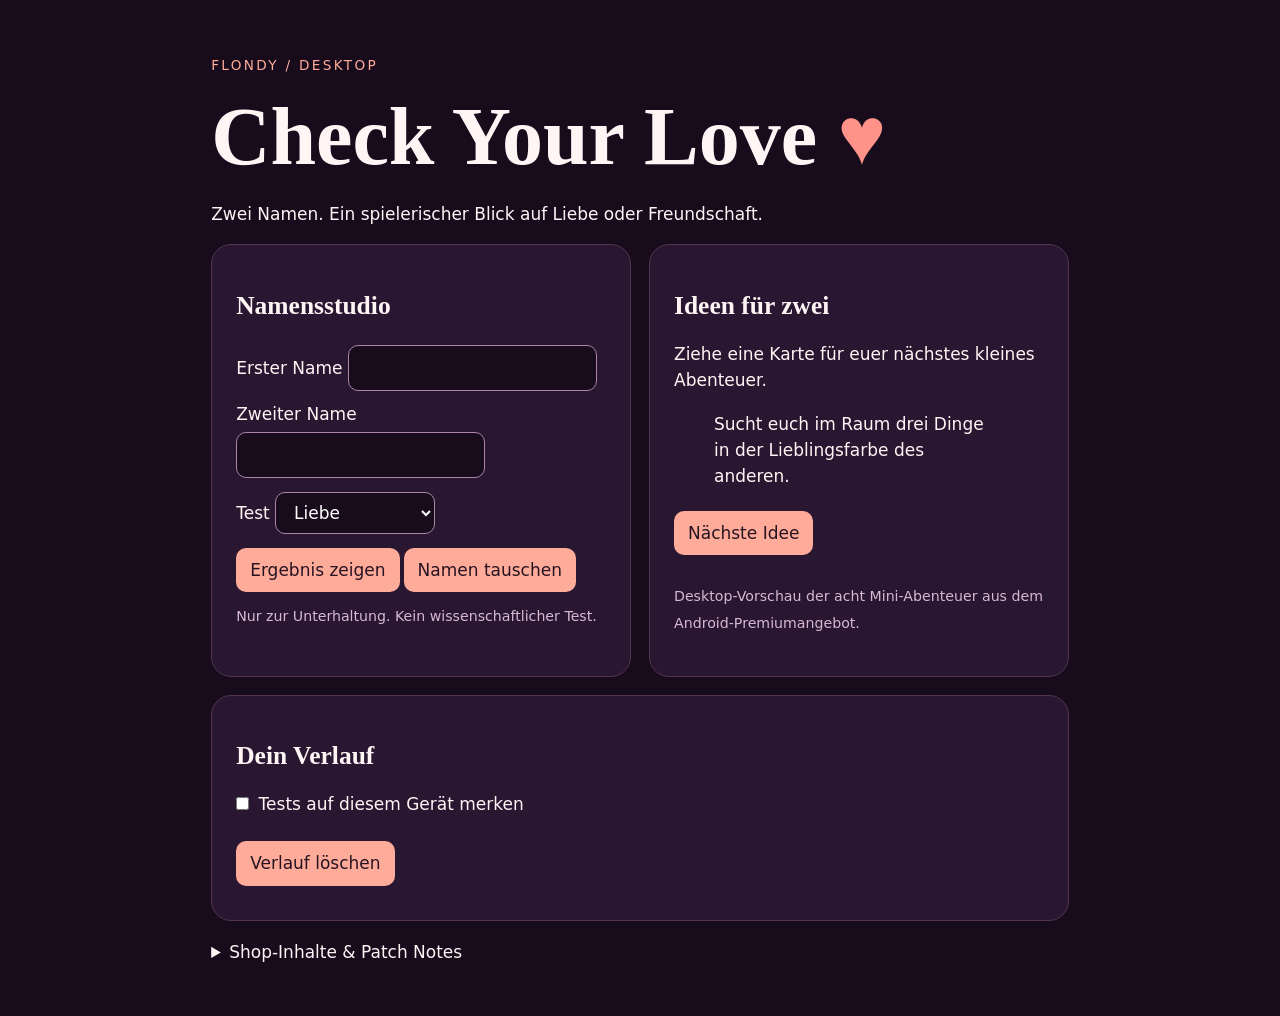
<file: desktop/index.html>
<!doctype html><html lang="de"><meta charset="utf-8"><meta name="viewport" content="width=device-width,initial-scale=1"><title>Check Your Love · Desktop</title>
<style>*{box-sizing:border-box}body{margin:0;background:#170b1c;color:#fff5f5;font:17px/1.55 system-ui}main{max-width:960px;margin:auto;padding:4vw}h1,h2{font-family:Georgia,serif;line-height:1.15}h1{font-size:clamp(40px,7vw,82px);margin:.15em 0}.over{color:#ffab99;letter-spacing:.17em;font-size:.8em}section{background:#291630;border:1px solid #523450;padding:24px;border-radius:20px;margin:18px 0}.grid{display:grid;grid-template-columns:1fr 1fr;gap:18px}.grid section{margin:0}label{display:block}input,select,button{font:inherit;border-radius:10px;padding:9px 14px;margin:4px 4px 10px 0;max-width:100%}input,select{background:#170b1c;color:white;border:1px solid #a986aa}button{background:#ffab99;color:#271422;border:0;cursor:pointer}button:hover{background:#ffd0c7}button:focus-visible,input:focus-visible,select:focus-visible{outline:3px solid #cfaaff}output{display:block;color:#ffbaad;font-size:1.4em}small{color:#d7b9d4}.heart{color:#ff9289}li{overflow-wrap:anywhere}@media(max-width:660px){.grid{grid-template-columns:1fr}}@media(prefers-reduced-motion:no-preference){output.changed{animation:reveal .3s ease-out}@keyframes reveal{from{transform:translateY(5px);opacity:.3}}}</style>
<main><span class="over">FLONDY / DESKTOP</span><h1>Check Your Love<span class="heart"> ♥</span></h1><p>Zwei Namen. Ein spielerischer Blick auf Liebe oder Freundschaft.</p>
<div class="grid"><section><h2>Namensstudio</h2><form id="form"><label>Erster Name <input id="one" required></label><label>Zweiter Name <input id="two" required></label><label>Test <select id="mode"><option value="love">Liebe</option><option value="friend">Freundschaft</option></select></label><button>Ergebnis zeigen</button><button type="button" id="swap">Namen tauschen</button></form><output id="out" aria-live="polite"></output><small>Nur zur Unterhaltung. Kein wissenschaftlicher Test.</small></section>
<section><h2>Ideen für zwei</h2><p>Ziehe eine Karte für euer nächstes kleines Abenteuer.</p><blockquote id="idea" aria-live="polite"></blockquote><button id="next">Nächste Idee</button><p><small>Desktop-Vorschau der acht Mini-Abenteuer aus dem Android-Premiumangebot.</small></p></section></div>
<section><h2>Dein Verlauf</h2><label><input id="remember" type="checkbox"> Tests auf diesem Gerät merken</label><ul id="history"></ul><button id="clear">Verlauf löschen</button><small id="storage" role="status"></small></section>
<details><summary>Shop-Inhalte &amp; Patch Notes</summary><p>Android-Premium: vier zusätzliche Designs, Herzregen und Sternenfunkeln, drei Kartenvorlagen, Quizpakete und Ideen, jetzt mit Mini-Abenteuern. Der Einmalkauf beeinflusst den Score nicht.</p><p>Desktop-Erstausgabe: zwei Testmodi, Namenswechsel, lokale Historie und acht Vorschaukarten. Die Desktop-Ausgabe bietet keine Bezahlfunktion und übernimmt keine Android-Käufe.</p></details></main>
<script>
const el=id=>document.getElementById(id), cards=["Sucht euch im Raum drei Dinge in der Lieblingsfarbe des anderen.", "Erfindet für ein altes Foto zusammen einen neuen Filmtitel.", "Zeichnet eure Woche als Wetterkarte und erklärt einander die Symbole.", "Wählt je ein Geräusch für eine gemeinsame 20-Sekunden-Geschichte.", "Baut aus drei Gegenständen ein Mini-Museum und gebt ihm einen Namen.", "Überlegt euch zwei kostenlose Ausflüge und lost einen für später aus.", "Erzählt denselben schönen Moment aus euren beiden Perspektiven.", "Beschreibt einen Lieblingsort mit drei Hinweisen und lasst den anderen raten."];
let n=-1,h=[],enabled=false; const key='flondy.cyl.desktop.v1';
function card(){n=(n+1)%cards.length;el('idea').textContent=cards[n]}card();el('next').onclick=card;
function draw(){el('history').replaceChildren(...h.map(t=>{let li=document.createElement('li');li.textContent=t;return li}));el('remember').checked=enabled}
try{const v=JSON.parse(localStorage.getItem(key)||'{}');enabled=v.on===true;h=enabled&&Array.isArray(v.h)?v.h.filter(x=>typeof x==='string').slice(0,50):[]}catch{}draw();
function save(){try{if(enabled)localStorage.setItem(key,JSON.stringify({on:true,h}));else localStorage.removeItem(key)}catch{el('storage').textContent='Lokale Speicherung nicht verfügbar.'}draw()}
el('clear').onclick=()=>{h=[];save()};el('remember').onchange=e=>{enabled=e.target.checked;if(!enabled)h=[];save()};
el('swap').onclick=()=>{let a=el('one'),b=el('two');[a.value,b.value]=[b.value,a.value]};
const invis=/[\u200B-\u200D\u2060\uFEFF\u00AD]/g;
function norm(s){return s.normalize('NFKC').replace(invis,'').toLowerCase().normalize('NFKC').trim().replace(/\s+/g,' ')}
el('form').onsubmit=async e=>{e.preventDefault();const o=el('out'),names=['one','two'].map(id=>el(id).value.replace(invis,'').trim().replace(/\s+/g,' '));if(names.some(s=>!(/\p{L}/u.test(s))||[...s].length>40)){o.textContent='Bitte je einen Namen mit Buchstaben und höchstens 40 Zeichen eingeben.';return}
try{const friend=el('mode').value==='friend',parts=[friend?'CheckYourLove/friend/v1':'CheckYourLove/v2',...names.map(norm).sort()],hash=await crypto.subtle.digest('SHA-256',new TextEncoder().encode(parts.join('\u001f'))),score=new DataView(hash).getBigUint64(0,false)%101n;
const line=names.join(' & ')+' · '+(friend?'Freundschaft':'Liebe')+': '+score+' %';o.textContent=line;o.classList.remove('changed');void o.offsetWidth;o.classList.add('changed');if(enabled){h=[line,...h.filter(x=>x!==line)].slice(0,50);save()}}catch{o.textContent='Bitte diese lokale Datei in einem aktuellen Edge, Chrome oder Firefox öffnen.'}};
</script></html>
</file>
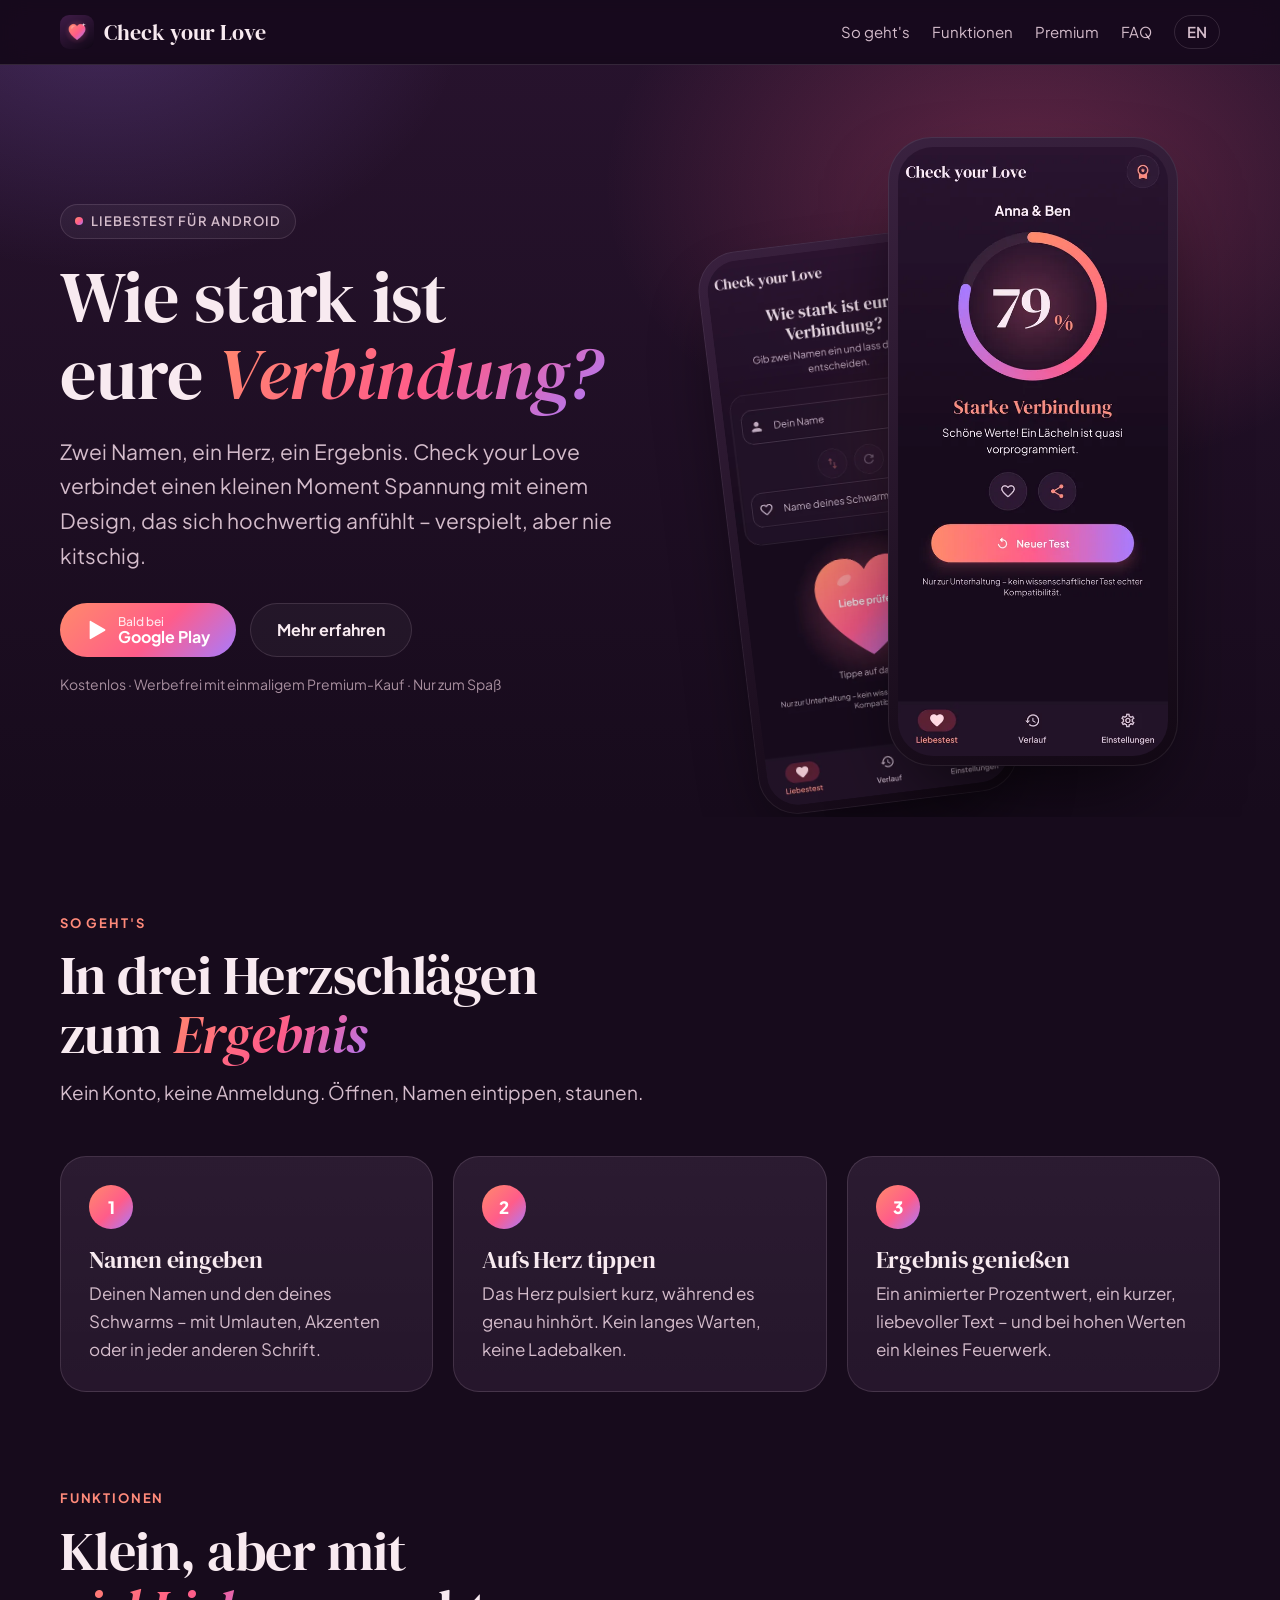
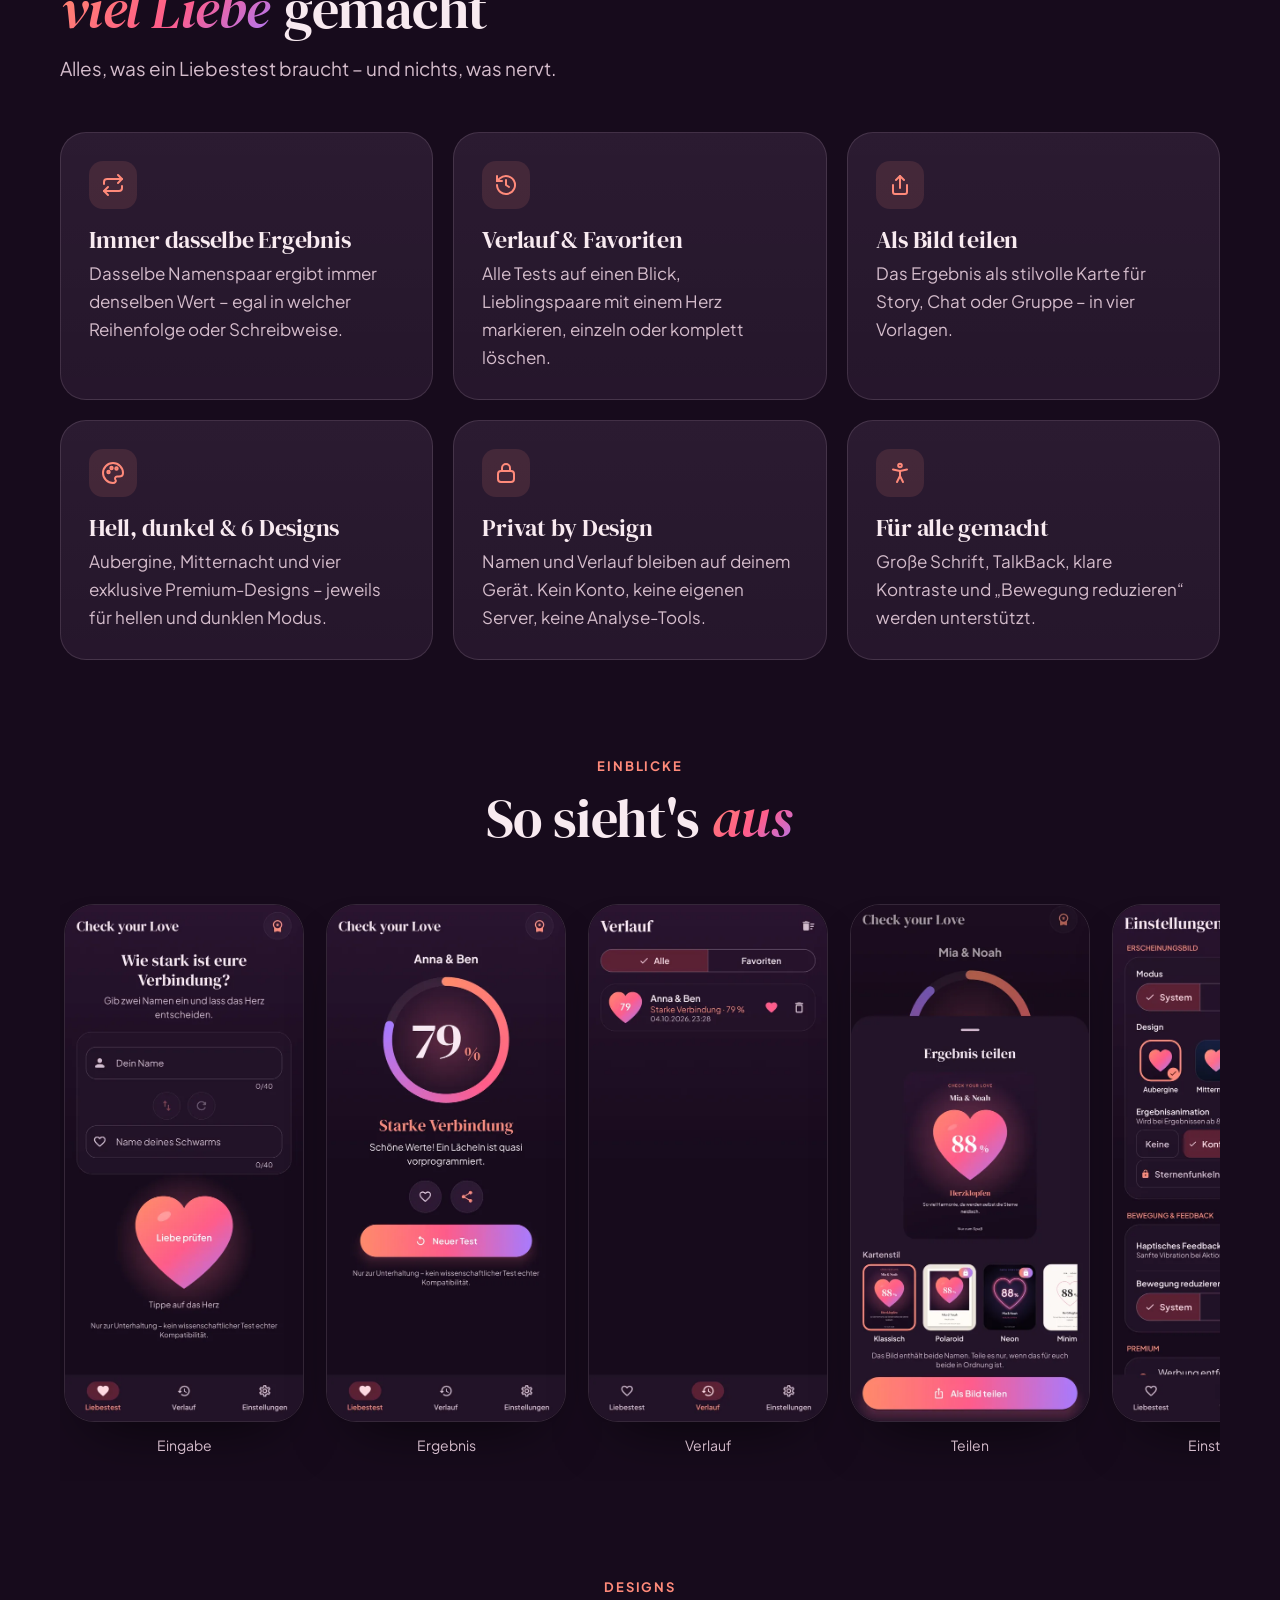
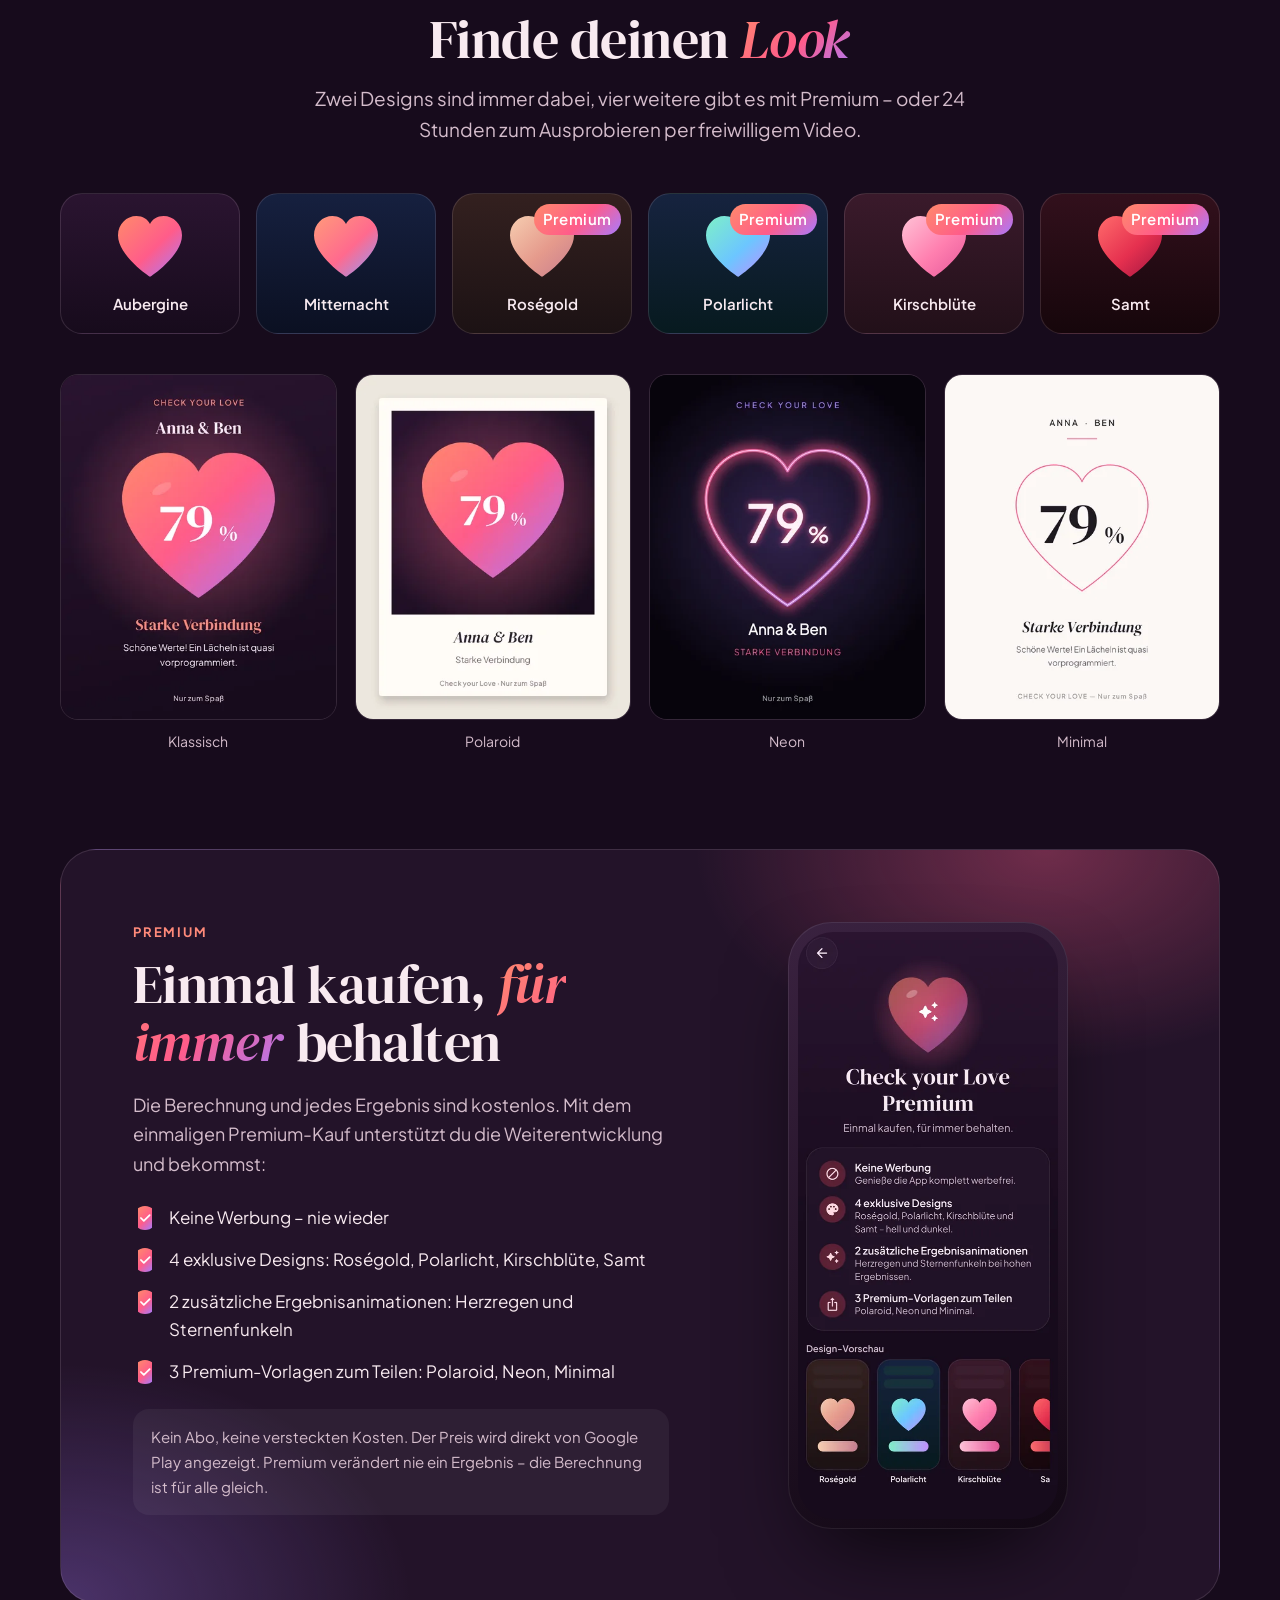
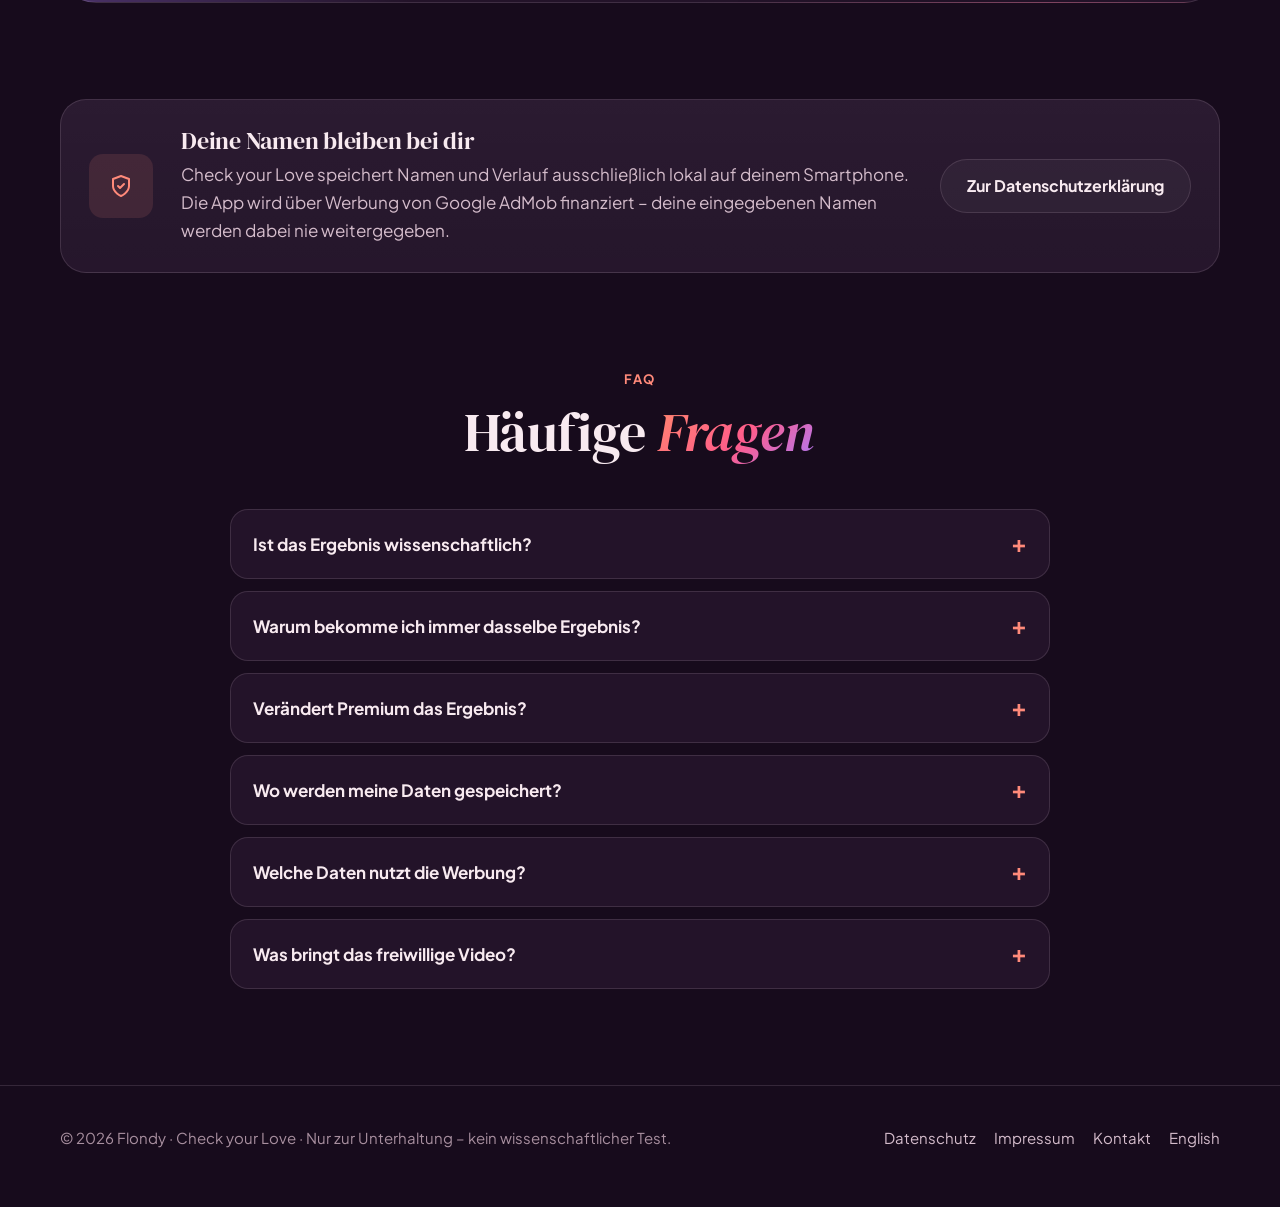
<file: docs/index.html>
<!doctype html>
<html lang="de">
<head>
<meta charset="utf-8">
<meta name="viewport" content="width=device-width, initial-scale=1">
<title>Check your Love – der liebevoll gestaltete Liebestest</title>
<meta name="description" content="Zwei Namen, ein Herz, ein Ergebnis: Check your Love ist ein hochwertig gestalteter Liebestest für Android – nur zum Spaß, privat und immer gleich für dasselbe Paar.">
<meta name="theme-color" content="#170b1c">
<meta property="og:type" content="website">
<meta property="og:title" content="Check your Love – der liebevoll gestaltete Liebestest">
<meta property="og:description" content="Zwei Namen, ein Herz, ein Ergebnis: Check your Love ist ein hochwertig gestalteter Liebestest für Android – nur zum Spaß, privat und immer gleich für dasselbe Paar.">
<meta property="og:image" content="https://marcel-2025.github.io/Check-your-Love/assets/img/og-image.png">
<meta name="twitter:card" content="summary_large_image">
<link rel="alternate" hreflang="en" href="en/">
<link rel="icon" type="image/png" href="assets/img/favicon-64.png">
<link rel="apple-touch-icon" href="assets/img/apple-touch-icon.png">
<link rel="preload" href="assets/fonts/DMSerifDisplay-Regular.woff2" as="font" type="font/woff2" crossorigin>
<link rel="stylesheet" href="assets/style.css">
</head>
<body class="no-js ">
<script>document.body.classList.remove('no-js')</script>
<a class="skip" href="#main">Zum Inhalt springen</a>
<header class="nav"><div class="wrap">
  <a class="brand" href=""><img src="assets/img/icon-192.png" alt="" width="34" height="34">Check your Love</a>
  <nav class="nav-links" aria-label="Hauptnavigation"><a class="hide-sm" href="#so-gehts">So geht's</a><a class="hide-sm" href="#funktionen">Funktionen</a><a class="hide-sm" href="#premium">Premium</a><a class="" href="#faq">FAQ</a>
    <a class="lang" href="en/" hreflang="en" title="English version">EN</a>
  </nav>
</div></header>
<main id="main">
<section class="hero"><div class="wrap">
  <div>
    <span class="eyebrow"><span class="dot"></span>Liebestest für Android</span>
    <h1>Wie stark ist eure <em>Verbindung?</em></h1>
    <p class="lead">Zwei Namen, ein Herz, ein Ergebnis. Check your Love verbindet einen kleinen Moment Spannung mit einem Design, das sich hochwertig anfühlt – verspielt, aber nie kitschig.</p>
    <div class="cta"><span class="btn btn-primary" aria-disabled="true"><svg viewBox="0 0 24 24" width="22" height="22" fill="currentColor" aria-hidden="true"><path d="M4 2.8v18.4c0 .6.7 1 1.2.7l15.6-9.2c.5-.3.5-1.1 0-1.4L5.2 2.1C4.7 1.8 4 2.2 4 2.8z"/></svg><span class="stack"><small>Bald bei</small>Google Play</span></span><a class="btn btn-ghost" href="#so-gehts">Mehr erfahren</a></div>
    <p class="note">Kostenlos · Werbefrei mit einmaligem Premium-Kauf · Nur zum Spaß</p>
  </div>
  <div class="phones" aria-hidden="false">
    <svg viewBox="10 12 80 76" class="glow-heart" aria-hidden="true"><defs><linearGradient id="hg" x1="0" y1="0" x2="1" y2="1"><stop offset="0" stop-color="#FF8A6B"/><stop offset=".55" stop-color="#FF5C8A"/><stop offset="1" stop-color="#A77BFF"/></linearGradient></defs><path d="M50,88 C50,88 10,62 10,36 C10,22 21,12 33,12 C41,12 47,16 50,22 C53,16 59,12 67,12 C79,12 90,22 90,36 C90,62 50,88 50,88 Z" fill="url(#hg)"/></svg>
    <div class="phone back"><img src="assets/img/de-input-dark.webp" alt="App-Ansicht: Eingabe von zwei Namen" width="540" height="1171"></div>
    <div class="phone front"><img src="assets/img/de-result-dark.webp" alt="App-Ansicht: Ergebnis 79 % für Anna und Ben" width="540" height="1171" fetchpriority="high"></div>
  </div>
</div></section>

<section id="so-gehts"><div class="wrap">
  <div class="section-head reveal"><span class="kicker">So geht's</span><h2>In drei Herzschlägen zum <em>Ergebnis</em></h2><p>Kein Konto, keine Anmeldung. Öffnen, Namen eintippen, staunen.</p></div>
  <div class="steps"><article class="card step reveal"><h3>Namen eingeben</h3><p>Deinen Namen und den deines Schwarms – mit Umlauten, Akzenten oder in jeder anderen Schrift.</p></article><article class="card step reveal"><h3>Aufs Herz tippen</h3><p>Das Herz pulsiert kurz, während es genau hinhört. Kein langes Warten, keine Ladebalken.</p></article><article class="card step reveal"><h3>Ergebnis genießen</h3><p>Ein animierter Prozentwert, ein kurzer, liebevoller Text – und bei hohen Werten ein kleines Feuerwerk.</p></article></div>
</div></section>

<section id="funktionen" style="padding-top:0"><div class="wrap">
  <div class="section-head reveal"><span class="kicker">Funktionen</span><h2>Klein, aber mit <em>viel Liebe</em> gemacht</h2><p>Alles, was ein Liebestest braucht – und nichts, was nervt.</p></div>
  <div class="features"><article class="card reveal"><div class="icon"><svg viewBox="0 0 24 24" fill="none" stroke="currentColor" stroke-width="2" stroke-linecap="round" stroke-linejoin="round"><path d="M17 2l4 4-4 4"/><path d="M3 11V9a3 3 0 0 1 3-3h15"/><path d="M7 22l-4-4 4-4"/><path d="M21 13v2a3 3 0 0 1-3 3H3"/></svg></div><h3>Immer dasselbe Ergebnis</h3><p>Dasselbe Namenspaar ergibt immer denselben Wert – egal in welcher Reihenfolge oder Schreibweise.</p></article><article class="card reveal"><div class="icon"><svg viewBox="0 0 24 24" fill="none" stroke="currentColor" stroke-width="2" stroke-linecap="round" stroke-linejoin="round"><path d="M3 12a9 9 0 1 0 3-6.7L3 8"/><path d="M3 3v5h5"/><path d="M12 7v5l3 2"/></svg></div><h3>Verlauf & Favoriten</h3><p>Alle Tests auf einen Blick, Lieblingspaare mit einem Herz markieren, einzeln oder komplett löschen.</p></article><article class="card reveal"><div class="icon"><svg viewBox="0 0 24 24" fill="none" stroke="currentColor" stroke-width="2" stroke-linecap="round" stroke-linejoin="round"><path d="M12 3v12"/><path d="M8 7l4-4 4 4"/><path d="M5 12v7a2 2 0 0 0 2 2h10a2 2 0 0 0 2-2v-7"/></svg></div><h3>Als Bild teilen</h3><p>Das Ergebnis als stilvolle Karte für Story, Chat oder Gruppe – in vier Vorlagen.</p></article><article class="card reveal"><div class="icon"><svg viewBox="0 0 24 24" fill="none" stroke="currentColor" stroke-width="2" stroke-linecap="round" stroke-linejoin="round"><path d="M12 22a10 10 0 1 1 10-10c0 2.8-2.2 3.5-4 3.5h-2a2 2 0 0 0-1.5 3.3c.5.6.5 1.5 0 2-.6.8-1.5 1.2-2.5 1.2z"/><circle cx="7.5" cy="11" r="1.2"/><circle cx="10.5" cy="7" r="1.2"/><circle cx="15.5" cy="7.5" r="1.2"/></svg></div><h3>Hell, dunkel & 6 Designs</h3><p>Aubergine, Mitternacht und vier exklusive Premium-Designs – jeweils für hellen und dunklen Modus.</p></article><article class="card reveal"><div class="icon"><svg viewBox="0 0 24 24" fill="none" stroke="currentColor" stroke-width="2" stroke-linecap="round" stroke-linejoin="round"><rect x="4" y="10" width="16" height="11" rx="3"/><path d="M8 10V7a4 4 0 0 1 8 0v3"/></svg></div><h3>Privat by Design</h3><p>Namen und Verlauf bleiben auf deinem Gerät. Kein Konto, keine eigenen Server, keine Analyse-Tools.</p></article><article class="card reveal"><div class="icon"><svg viewBox="0 0 24 24" fill="none" stroke="currentColor" stroke-width="2" stroke-linecap="round" stroke-linejoin="round"><circle cx="12" cy="4.5" r="1.8"/><path d="M5 8.5l7 1.5 7-1.5"/><path d="M12 10v5l-3 6"/><path d="M12 15l3 6"/></svg></div><h3>Für alle gemacht</h3><p>Große Schrift, TalkBack, klare Kontraste und „Bewegung reduzieren“ werden unterstützt.</p></article></div>
</div></section>

<section style="padding-top:0"><div class="wrap">
  <div class="section-head center reveal"><span class="kicker">Einblicke</span><h2>So sieht's <em>aus</em></h2></div>
  <div class="gallery" tabindex="0" aria-label="Einblicke"><figure><div class="shot"><img src="assets/img/de-input-dark.webp" alt="Eingabe" width="540" height="1171" loading="lazy"></div><figcaption>Eingabe</figcaption></figure><figure><div class="shot"><img src="assets/img/de-result-dark.webp" alt="Ergebnis" width="540" height="1171" loading="lazy"></div><figcaption>Ergebnis</figcaption></figure><figure><div class="shot"><img src="assets/img/de-history-dark.webp" alt="Verlauf" width="540" height="1171" loading="lazy"></div><figcaption>Verlauf</figcaption></figure><figure><div class="shot"><img src="assets/img/de-share-dark.webp" alt="Teilen" width="540" height="1171" loading="lazy"></div><figcaption>Teilen</figcaption></figure><figure><div class="shot"><img src="assets/img/de-settings-dark.webp" alt="Einstellungen" width="540" height="1171" loading="lazy"></div><figcaption>Einstellungen</figcaption></figure><figure><div class="shot"><img src="assets/img/en-result-light.webp" alt="Heller Modus" width="540" height="1171" loading="lazy"></div><figcaption>Heller Modus</figcaption></figure></div>
</div></section>

<section style="padding-top:0"><div class="wrap">
  <div class="section-head center reveal"><span class="kicker">Designs</span><h2>Finde deinen <em>Look</em></h2><p>Zwei Designs sind immer dabei, vier weitere gibt es mit Premium – oder 24 Stunden zum Ausprobieren per freiwilligem Video.</p></div>
  <div class="palettes"><div class="palette reveal" style="background:linear-gradient(180deg,#2A1430,#170B1C)"><svg viewBox="10 12 80 76"  aria-hidden="true"><defs><linearGradient id="p0" x1="0" y1="0" x2="1" y2="1"><stop offset="0" stop-color="#FF8A6B"/><stop offset=".55" stop-color="#FF5C8A"/><stop offset="1" stop-color="#A77BFF"/></linearGradient></defs><path d="M50,88 C50,88 10,62 10,36 C10,22 21,12 33,12 C41,12 47,16 50,22 C53,16 59,12 67,12 C79,12 90,22 90,36 C90,62 50,88 50,88 Z" fill="url(#p0)"/></svg><span>Aubergine</span></div><div class="palette reveal" style="background:linear-gradient(180deg,#16203F,#0B1022)"><svg viewBox="10 12 80 76"  aria-hidden="true"><defs><linearGradient id="p1" x1="0" y1="0" x2="1" y2="1"><stop offset="0" stop-color="#FF9A7A"/><stop offset=".55" stop-color="#FF6A8E"/><stop offset="1" stop-color="#8C9BFF"/></linearGradient></defs><path d="M50,88 C50,88 10,62 10,36 C10,22 21,12 33,12 C41,12 47,16 50,22 C53,16 59,12 67,12 C79,12 90,22 90,36 C90,62 50,88 50,88 Z" fill="url(#p1)"/></svg><span>Mitternacht</span></div><div class="palette reveal" style="background:linear-gradient(180deg,#33201F,#1C1214)"><span class="badge">Premium</span><svg viewBox="10 12 80 76"  aria-hidden="true"><defs><linearGradient id="p2" x1="0" y1="0" x2="1" y2="1"><stop offset="0" stop-color="#F6CDB0"/><stop offset=".55" stop-color="#E59A8C"/><stop offset="1" stop-color="#C77D8F"/></linearGradient></defs><path d="M50,88 C50,88 10,62 10,36 C10,22 21,12 33,12 C41,12 47,16 50,22 C53,16 59,12 67,12 C79,12 90,22 90,36 C90,62 50,88 50,88 Z" fill="url(#p2)"/></svg><span>Roségold</span></div><div class="palette reveal" style="background:linear-gradient(180deg,#16233F,#071A1F)"><span class="badge">Premium</span><svg viewBox="10 12 80 76"  aria-hidden="true"><defs><linearGradient id="p3" x1="0" y1="0" x2="1" y2="1"><stop offset="0" stop-color="#7EF0C8"/><stop offset=".55" stop-color="#6CC6FF"/><stop offset="1" stop-color="#C08CFF"/></linearGradient></defs><path d="M50,88 C50,88 10,62 10,36 C10,22 21,12 33,12 C41,12 47,16 50,22 C53,16 59,12 67,12 C79,12 90,22 90,36 C90,62 50,88 50,88 Z" fill="url(#p3)"/></svg><span>Polarlicht</span></div><div class="palette reveal" style="background:linear-gradient(180deg,#3A1A2B,#221019)"><span class="badge">Premium</span><svg viewBox="10 12 80 76"  aria-hidden="true"><defs><linearGradient id="p4" x1="0" y1="0" x2="1" y2="1"><stop offset="0" stop-color="#FFC2D6"/><stop offset=".55" stop-color="#FF7FAF"/><stop offset="1" stop-color="#E5579A"/></linearGradient></defs><path d="M50,88 C50,88 10,62 10,36 C10,22 21,12 33,12 C41,12 47,16 50,22 C53,16 59,12 67,12 C79,12 90,22 90,36 C90,62 50,88 50,88 Z" fill="url(#p4)"/></svg><span>Kirschblüte</span></div><div class="palette reveal" style="background:linear-gradient(180deg,#32101C,#16060B)"><span class="badge">Premium</span><svg viewBox="10 12 80 76"  aria-hidden="true"><defs><linearGradient id="p5" x1="0" y1="0" x2="1" y2="1"><stop offset="0" stop-color="#FF6B6B"/><stop offset=".55" stop-color="#E5304F"/><stop offset="1" stop-color="#9E1440"/></linearGradient></defs><path d="M50,88 C50,88 10,62 10,36 C10,22 21,12 33,12 C41,12 47,16 50,22 C53,16 59,12 67,12 C79,12 90,22 90,36 C90,62 50,88 50,88 Z" fill="url(#p5)"/></svg><span>Samt</span></div></div>
  <div class="cards"><figure class="reveal"><img src="assets/img/card-classic.webp" alt="Klassisch" width="432" height="540" loading="lazy"><figcaption>Klassisch</figcaption></figure><figure class="reveal"><img src="assets/img/card-polaroid.webp" alt="Polaroid" width="432" height="540" loading="lazy"><figcaption>Polaroid</figcaption></figure><figure class="reveal"><img src="assets/img/card-neon.webp" alt="Neon" width="432" height="540" loading="lazy"><figcaption>Neon</figcaption></figure><figure class="reveal"><img src="assets/img/card-minimal.webp" alt="Minimal" width="432" height="540" loading="lazy"><figcaption>Minimal</figcaption></figure></div>
</div></section>

<section id="premium" style="padding-top:0"><div class="wrap">
  <div class="premium reveal">
    <div>
      <span class="kicker">Premium</span>
      <h2>Einmal kaufen, <em>für immer</em> behalten</h2>
      <p class="lead" style="font-size:18px">Die Berechnung und jedes Ergebnis sind kostenlos. Mit dem einmaligen Premium-Kauf unterstützt du die Weiterentwicklung und bekommst:</p>
      <ul class="checklist"><li>Keine Werbung – nie wieder</li><li>4 exklusive Designs: Roségold, Polarlicht, Kirschblüte, Samt</li><li>2 zusätzliche Ergebnisanimationen: Herzregen und Sternenfunkeln</li><li>3 Premium-Vorlagen zum Teilen: Polaroid, Neon, Minimal</li></ul>
      <p class="fair">Kein Abo, keine versteckten Kosten. Der Preis wird direkt von Google Play angezeigt. Premium verändert nie ein Ergebnis – die Berechnung ist für alle gleich.</p>
    </div>
    <div class="phone" style="position:relative;margin:0 auto;width:min(280px,100%)"><img src="assets/img/de-premium-dark.webp" alt="App-Ansicht: Premium-Bereich" width="540" height="1171" loading="lazy"></div>
  </div>
</div></section>

<section style="padding-top:0"><div class="wrap">
  <div class="card privacy-band reveal">
    <div class="icon" style="width:64px;height:64px;margin:0"><svg viewBox="0 0 24 24" fill="none" stroke="currentColor" stroke-width="2" stroke-linecap="round" stroke-linejoin="round"><path d="M12 22s8-3.5 8-10V5l-8-3-8 3v7c0 6.5 8 10 8 10z"/><path d="M9 12l2 2 4-4"/></svg></div>
    <div><h3>Deine Namen bleiben bei dir</h3><p>Check your Love speichert Namen und Verlauf ausschließlich lokal auf deinem Smartphone. Die App wird über Werbung von Google AdMob finanziert – deine eingegebenen Namen werden dabei nie weitergegeben.</p></div>
    <a class="btn btn-ghost" href="datenschutz.html">Zur Datenschutzerklärung</a>
  </div>
</div></section>

<section id="faq" style="padding-top:0"><div class="wrap">
  <div class="section-head center reveal"><span class="kicker">FAQ</span><h2>Häufige <em>Fragen</em></h2></div>
  <div class="faq"><details class="reveal"><summary>Ist das Ergebnis wissenschaftlich?</summary><p>Nein. Check your Love ist reine Unterhaltung. Der Wert wird aus den beiden Namen berechnet und sagt nichts über echte Gefühle oder die Zukunft einer Beziehung aus.</p></details><details class="reveal"><summary>Warum bekomme ich immer dasselbe Ergebnis?</summary><p>Weil die Berechnung deterministisch ist: Dasselbe Namenspaar ergibt immer denselben Wert – unabhängig von Reihenfolge, Groß-/Kleinschreibung und Leerzeichen. So kann niemand „neu würfeln“.</p></details><details class="reveal"><summary>Verändert Premium das Ergebnis?</summary><p>Nein, niemals. Premium schaltet nur Gestaltung frei (Designs, Animationen, Teilen-Vorlagen) und entfernt die Werbung.</p></details><details class="reveal"><summary>Wo werden meine Daten gespeichert?</summary><p>Nur auf deinem Gerät. Den Verlauf kannst du jederzeit in der App löschen. Mit der Deinstallation werden alle App-Daten entfernt.</p></details><details class="reveal"><summary>Welche Daten nutzt die Werbung?</summary><p>Google AdMob kann z. B. die Werbe-ID, die IP-Adresse und Geräteinformationen verarbeiten. Vorher fragt die App nach deiner Einwilligung – ändern kannst du sie jederzeit unter Einstellungen → Datenschutz.</p></details><details class="reveal"><summary>Was bringt das freiwillige Video?</summary><p>Im Premium-Bereich kannst du dir freiwillig ein kurzes Werbevideo ansehen und damit ein Premium-Design, eine Animation oder eine Teilen-Vorlage 24 Stunden lang nutzen. Die Belohnung gibt es nur, wenn du das Video bis zum Ende ansiehst.</p></details></div>
</div></section>
</main>
<footer><div class="wrap">
  <span>© 2026 Flondy · Check your Love · Nur zur Unterhaltung – kein wissenschaftlicher Test.</span>
  <nav aria-label="Footer"><a href="datenschutz.html">Datenschutz</a><a href="impressum.html">Impressum</a><a href="mailto:flondy.dev@gmail.com">Kontakt</a><a href="en/">English</a></nav>
</div></footer>
<script>
(function () {
  var els = document.querySelectorAll('.reveal');
  if (!('IntersectionObserver' in window)) { els.forEach(function (e) { e.classList.add('in'); }); return; }
  var io = new IntersectionObserver(function (entries) {
    entries.forEach(function (en) { if (en.isIntersecting) { en.target.classList.add('in'); io.unobserve(en.target); } });
  }, { rootMargin: '0px 0px -8% 0px' });
  els.forEach(function (e) { io.observe(e); });
})();
</script>
</body>
</html>
</file>
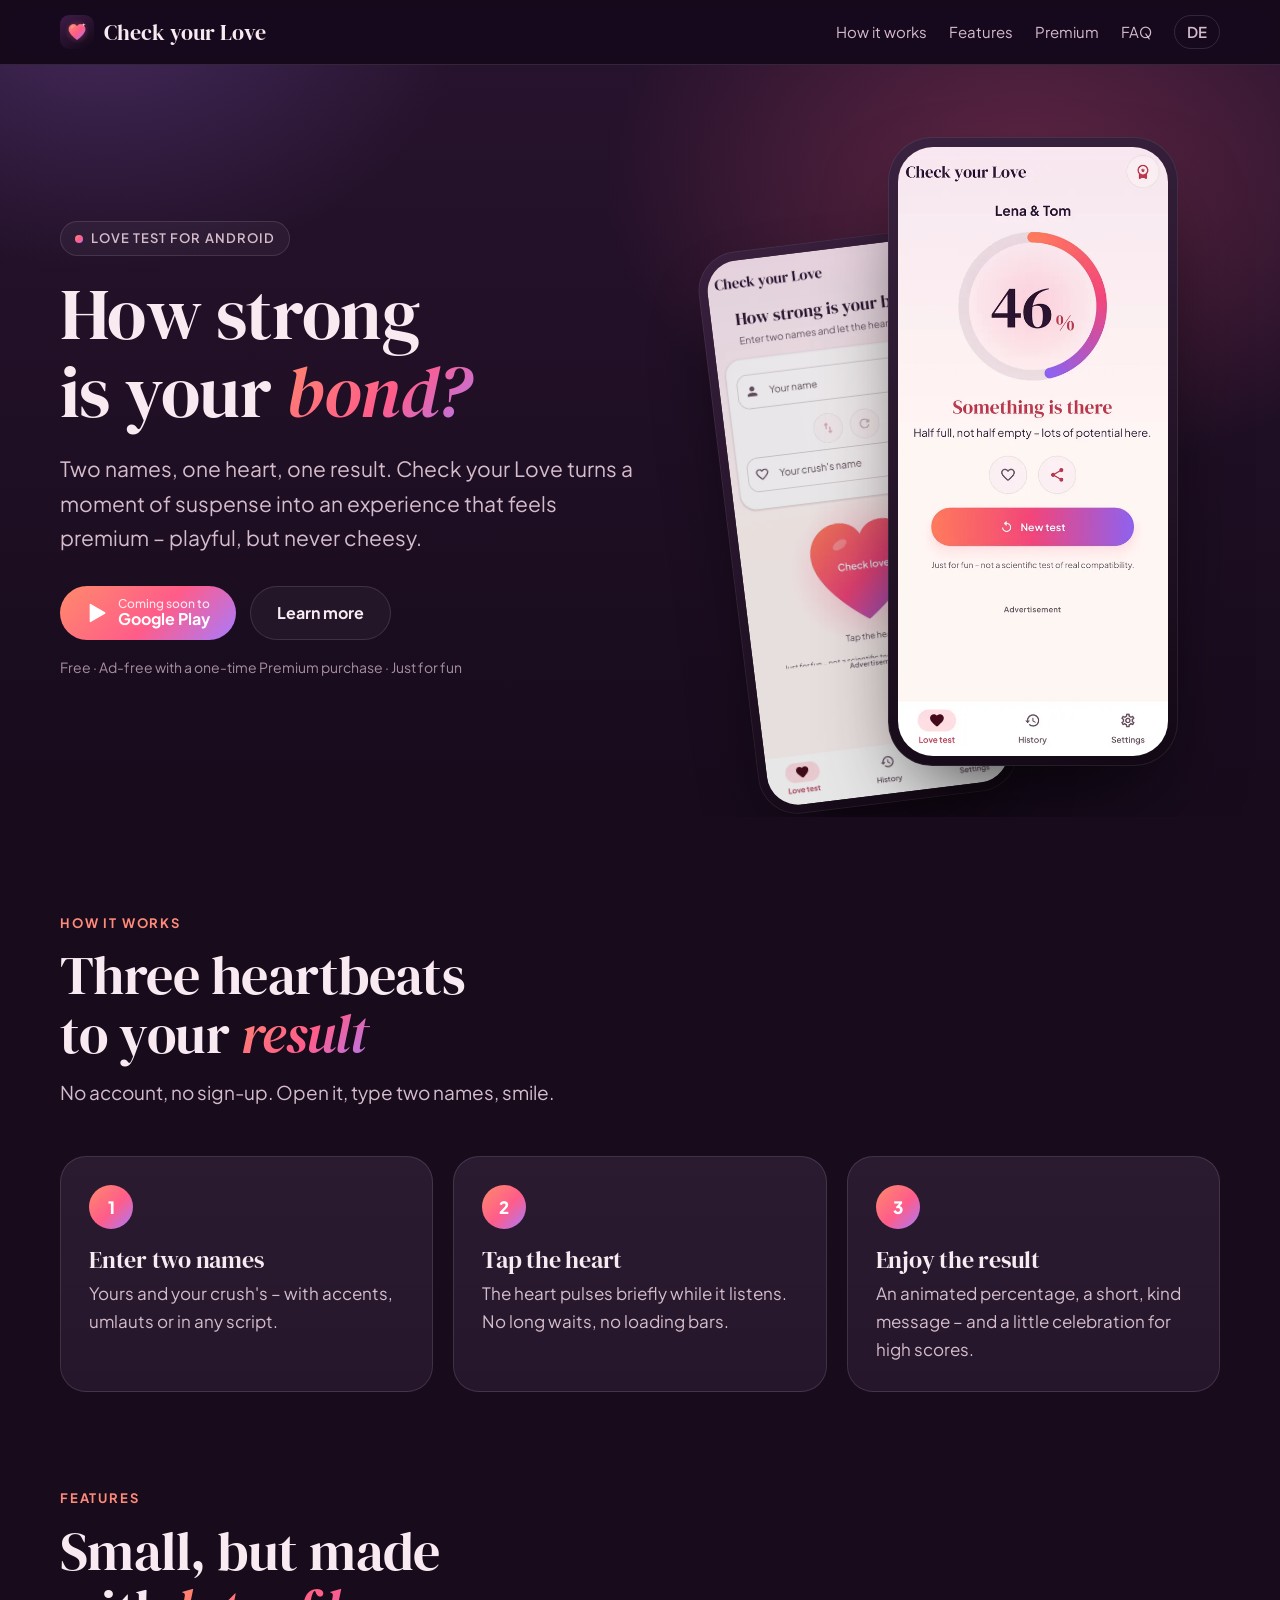
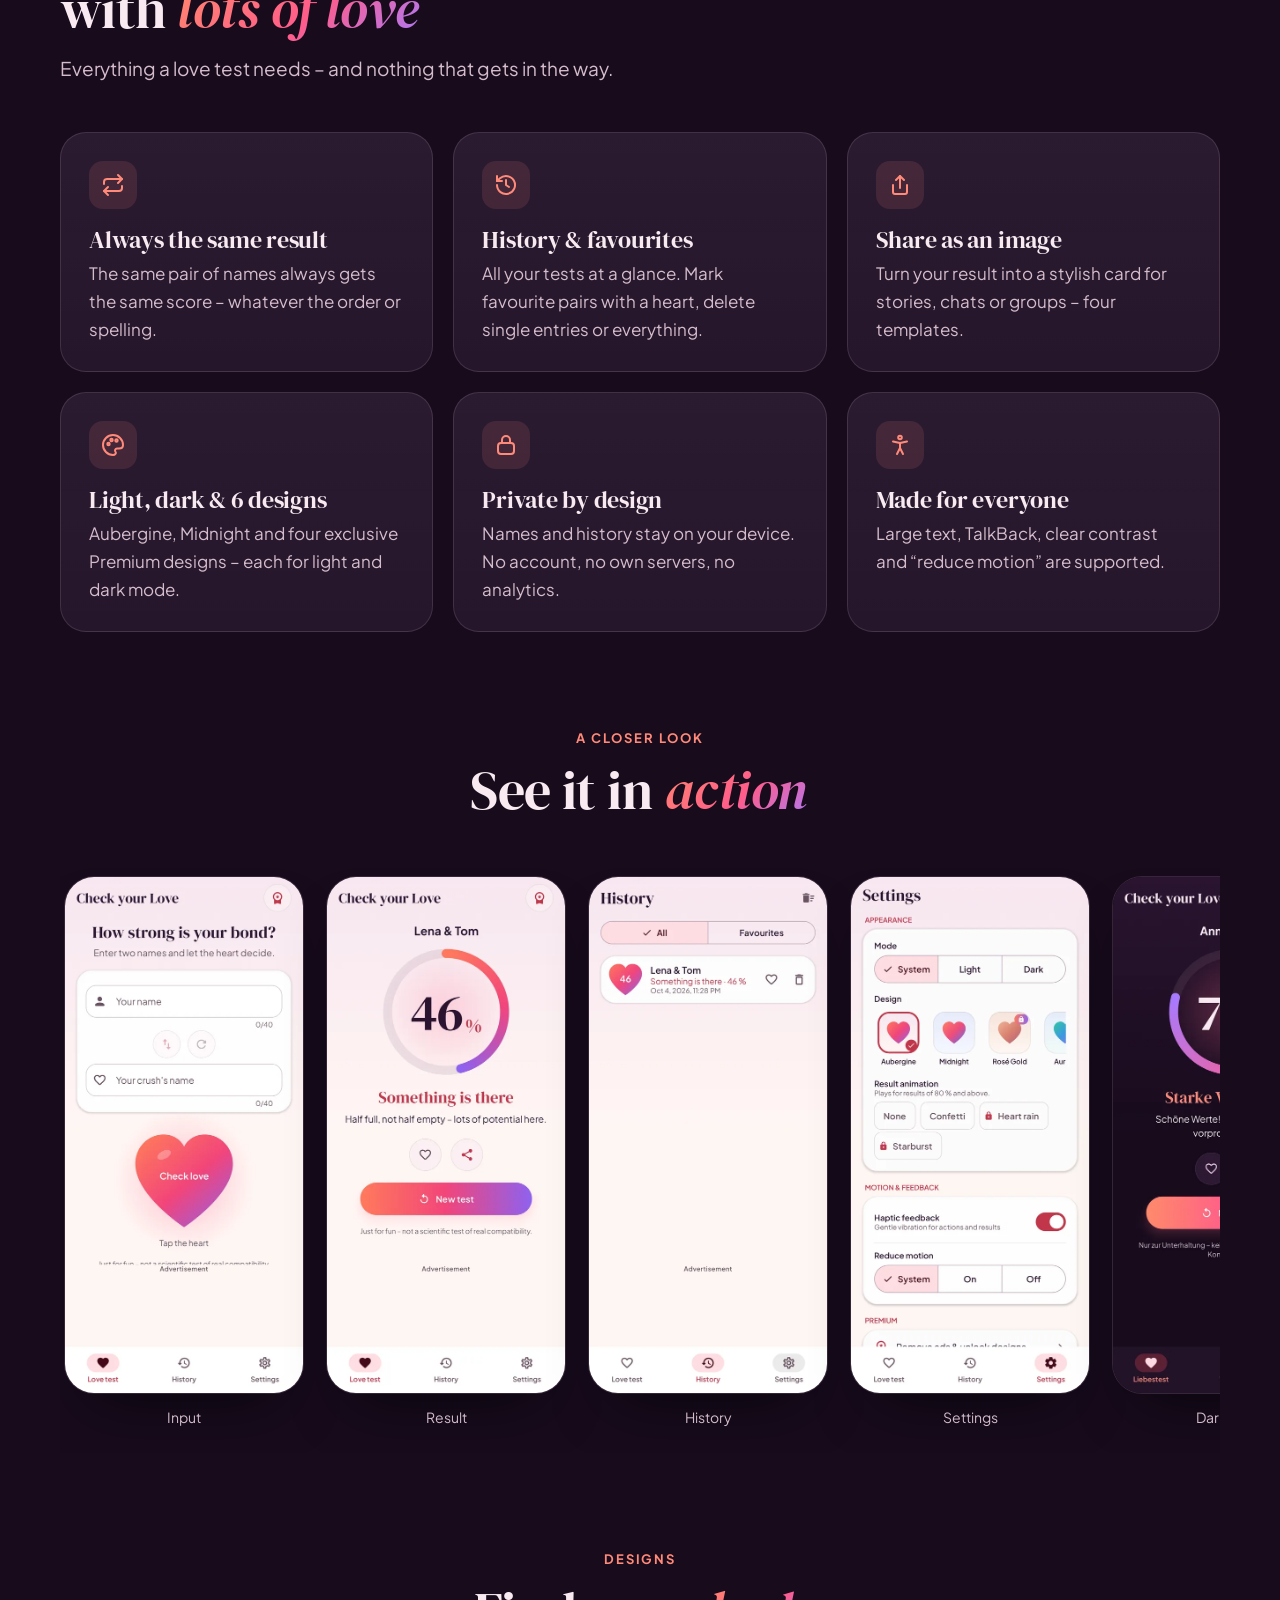
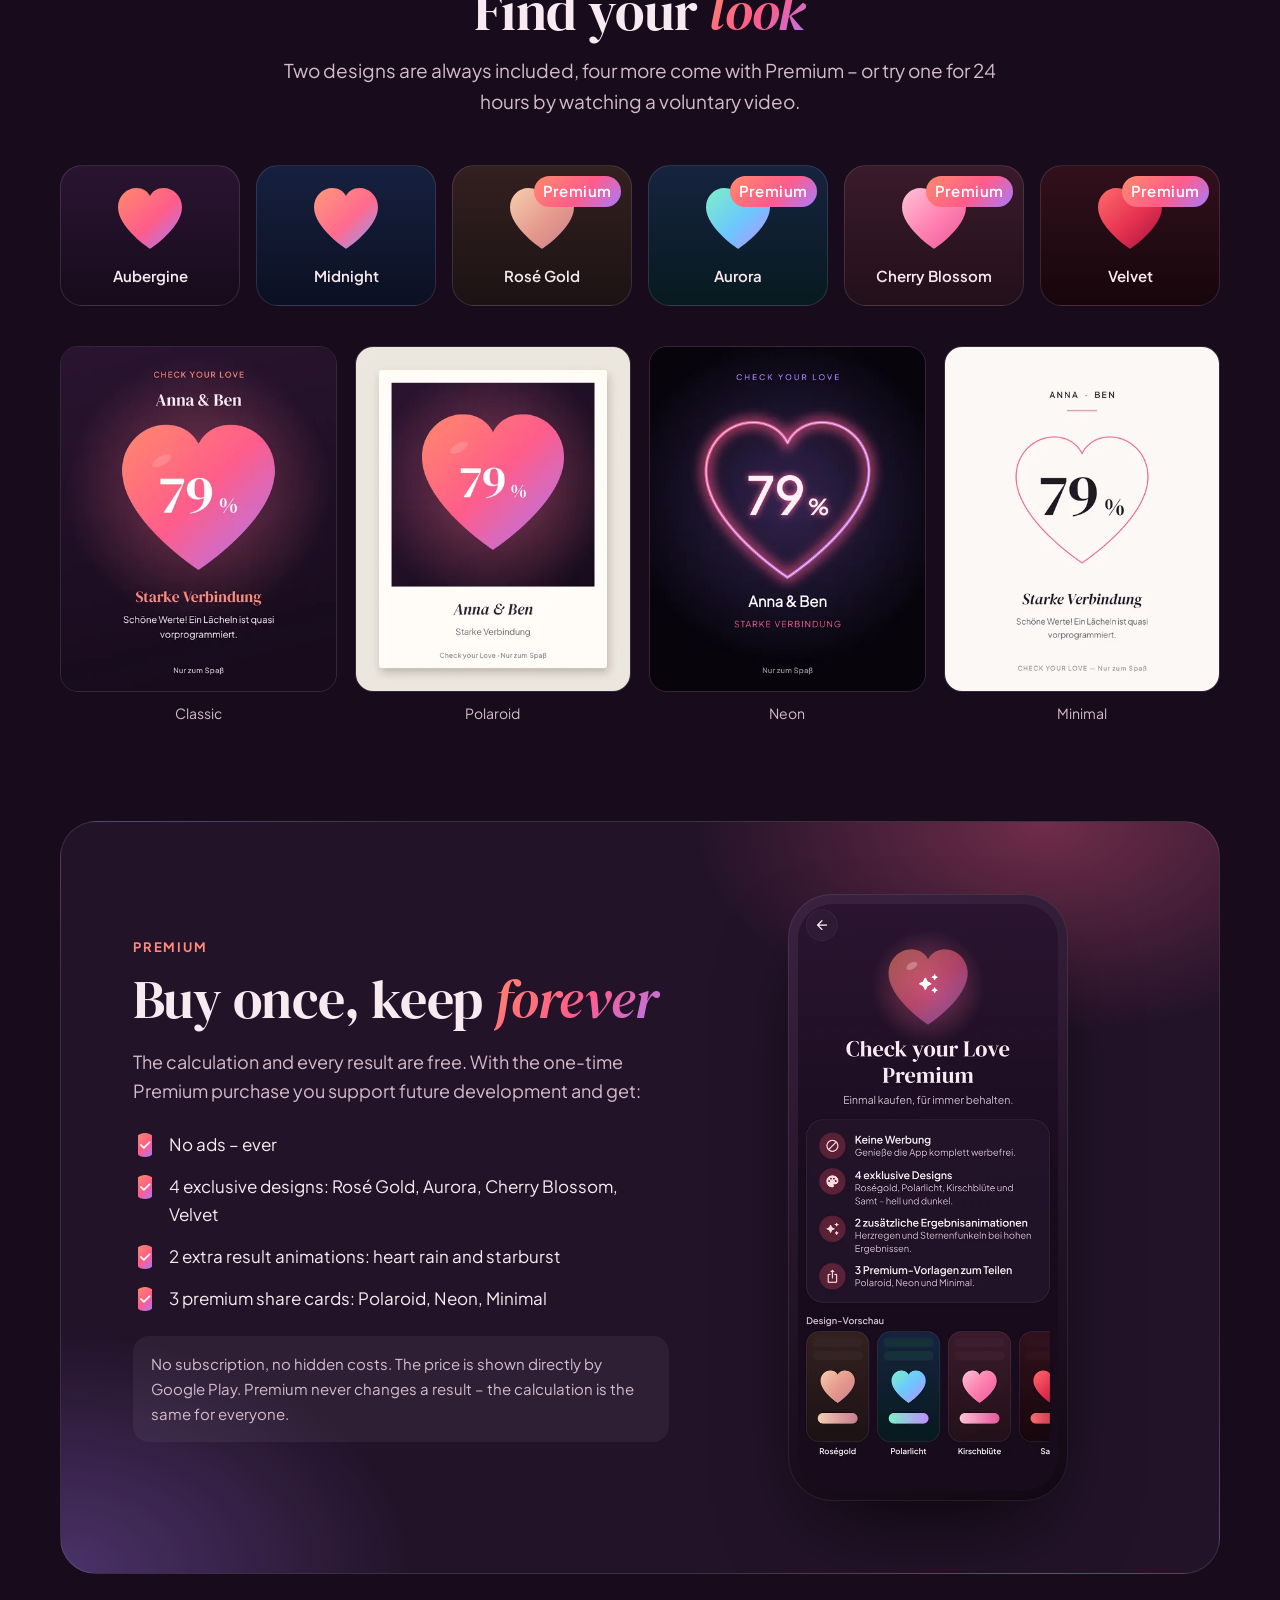
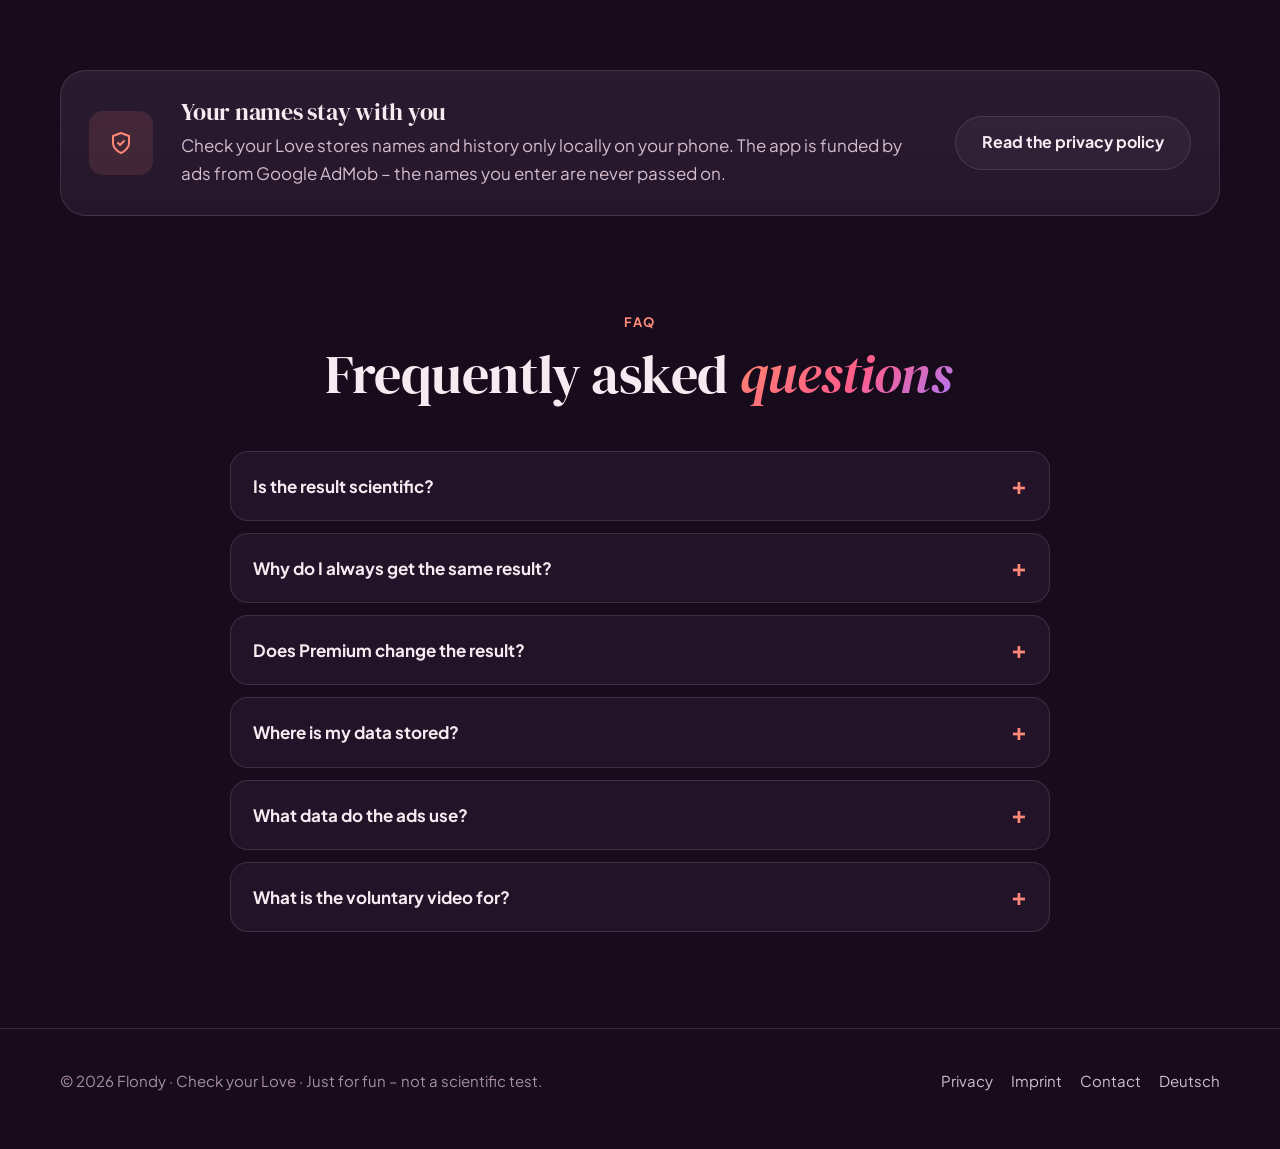
<file: docs/en/index.html>
<!doctype html>
<html lang="en">
<head>
<meta charset="utf-8">
<meta name="viewport" content="width=device-width, initial-scale=1">
<title>Check your Love – the beautifully crafted love test</title>
<meta name="description" content="Two names, one heart, one result: Check your Love is a beautifully designed love test for Android – just for fun, private and always the same for the same pair.">
<meta name="theme-color" content="#170b1c">
<meta property="og:type" content="website">
<meta property="og:title" content="Check your Love – the beautifully crafted love test">
<meta property="og:description" content="Two names, one heart, one result: Check your Love is a beautifully designed love test for Android – just for fun, private and always the same for the same pair.">
<meta property="og:image" content="https://marcel-2025.github.io/Check-your-Love/assets/img/og-image.png">
<meta name="twitter:card" content="summary_large_image">
<link rel="alternate" hreflang="de" href="../">
<link rel="icon" type="image/png" href="../assets/img/favicon-64.png">
<link rel="apple-touch-icon" href="../assets/img/apple-touch-icon.png">
<link rel="preload" href="../assets/fonts/DMSerifDisplay-Regular.woff2" as="font" type="font/woff2" crossorigin>
<link rel="stylesheet" href="../assets/style.css">
</head>
<body class="no-js ">
<script>document.body.classList.remove('no-js')</script>
<a class="skip" href="#main">Skip to content</a>
<header class="nav"><div class="wrap">
  <a class="brand" href="../en/"><img src="../assets/img/icon-192.png" alt="" width="34" height="34">Check your Love</a>
  <nav class="nav-links" aria-label="Main navigation"><a class="hide-sm" href="#how">How it works</a><a class="hide-sm" href="#features">Features</a><a class="hide-sm" href="#premium">Premium</a><a class="" href="#faq">FAQ</a>
    <a class="lang" href="../" hreflang="de" title="Deutsche Version">DE</a>
  </nav>
</div></header>
<main id="main">
<section class="hero"><div class="wrap">
  <div>
    <span class="eyebrow"><span class="dot"></span>Love test for Android</span>
    <h1>How strong is your <em>bond?</em></h1>
    <p class="lead">Two names, one heart, one result. Check your Love turns a moment of suspense into an experience that feels premium – playful, but never cheesy.</p>
    <div class="cta"><span class="btn btn-primary" aria-disabled="true"><svg viewBox="0 0 24 24" width="22" height="22" fill="currentColor" aria-hidden="true"><path d="M4 2.8v18.4c0 .6.7 1 1.2.7l15.6-9.2c.5-.3.5-1.1 0-1.4L5.2 2.1C4.7 1.8 4 2.2 4 2.8z"/></svg><span class="stack"><small>Coming soon to</small>Google Play</span></span><a class="btn btn-ghost" href="#how">Learn more</a></div>
    <p class="note">Free · Ad-free with a one-time Premium purchase · Just for fun</p>
  </div>
  <div class="phones" aria-hidden="false">
    <svg viewBox="10 12 80 76" class="glow-heart" aria-hidden="true"><defs><linearGradient id="hg" x1="0" y1="0" x2="1" y2="1"><stop offset="0" stop-color="#FF8A6B"/><stop offset=".55" stop-color="#FF5C8A"/><stop offset="1" stop-color="#A77BFF"/></linearGradient></defs><path d="M50,88 C50,88 10,62 10,36 C10,22 21,12 33,12 C41,12 47,16 50,22 C53,16 59,12 67,12 C79,12 90,22 90,36 C90,62 50,88 50,88 Z" fill="url(#hg)"/></svg>
    <div class="phone back"><img src="../assets/img/en-input-light.webp" alt="App screen: entering two names" width="540" height="1171"></div>
    <div class="phone front"><img src="../assets/img/en-result-light.webp" alt="App screen: result 46 % for Lena and Tom" width="540" height="1171" fetchpriority="high"></div>
  </div>
</div></section>

<section id="how"><div class="wrap">
  <div class="section-head reveal"><span class="kicker">How it works</span><h2>Three heartbeats to your <em>result</em></h2><p>No account, no sign-up. Open it, type two names, smile.</p></div>
  <div class="steps"><article class="card step reveal"><h3>Enter two names</h3><p>Yours and your crush's – with accents, umlauts or in any script.</p></article><article class="card step reveal"><h3>Tap the heart</h3><p>The heart pulses briefly while it listens. No long waits, no loading bars.</p></article><article class="card step reveal"><h3>Enjoy the result</h3><p>An animated percentage, a short, kind message – and a little celebration for high scores.</p></article></div>
</div></section>

<section id="features" style="padding-top:0"><div class="wrap">
  <div class="section-head reveal"><span class="kicker">Features</span><h2>Small, but made with <em>lots of love</em></h2><p>Everything a love test needs – and nothing that gets in the way.</p></div>
  <div class="features"><article class="card reveal"><div class="icon"><svg viewBox="0 0 24 24" fill="none" stroke="currentColor" stroke-width="2" stroke-linecap="round" stroke-linejoin="round"><path d="M17 2l4 4-4 4"/><path d="M3 11V9a3 3 0 0 1 3-3h15"/><path d="M7 22l-4-4 4-4"/><path d="M21 13v2a3 3 0 0 1-3 3H3"/></svg></div><h3>Always the same result</h3><p>The same pair of names always gets the same score – whatever the order or spelling.</p></article><article class="card reveal"><div class="icon"><svg viewBox="0 0 24 24" fill="none" stroke="currentColor" stroke-width="2" stroke-linecap="round" stroke-linejoin="round"><path d="M3 12a9 9 0 1 0 3-6.7L3 8"/><path d="M3 3v5h5"/><path d="M12 7v5l3 2"/></svg></div><h3>History & favourites</h3><p>All your tests at a glance. Mark favourite pairs with a heart, delete single entries or everything.</p></article><article class="card reveal"><div class="icon"><svg viewBox="0 0 24 24" fill="none" stroke="currentColor" stroke-width="2" stroke-linecap="round" stroke-linejoin="round"><path d="M12 3v12"/><path d="M8 7l4-4 4 4"/><path d="M5 12v7a2 2 0 0 0 2 2h10a2 2 0 0 0 2-2v-7"/></svg></div><h3>Share as an image</h3><p>Turn your result into a stylish card for stories, chats or groups – four templates.</p></article><article class="card reveal"><div class="icon"><svg viewBox="0 0 24 24" fill="none" stroke="currentColor" stroke-width="2" stroke-linecap="round" stroke-linejoin="round"><path d="M12 22a10 10 0 1 1 10-10c0 2.8-2.2 3.5-4 3.5h-2a2 2 0 0 0-1.5 3.3c.5.6.5 1.5 0 2-.6.8-1.5 1.2-2.5 1.2z"/><circle cx="7.5" cy="11" r="1.2"/><circle cx="10.5" cy="7" r="1.2"/><circle cx="15.5" cy="7.5" r="1.2"/></svg></div><h3>Light, dark & 6 designs</h3><p>Aubergine, Midnight and four exclusive Premium designs – each for light and dark mode.</p></article><article class="card reveal"><div class="icon"><svg viewBox="0 0 24 24" fill="none" stroke="currentColor" stroke-width="2" stroke-linecap="round" stroke-linejoin="round"><rect x="4" y="10" width="16" height="11" rx="3"/><path d="M8 10V7a4 4 0 0 1 8 0v3"/></svg></div><h3>Private by design</h3><p>Names and history stay on your device. No account, no own servers, no analytics.</p></article><article class="card reveal"><div class="icon"><svg viewBox="0 0 24 24" fill="none" stroke="currentColor" stroke-width="2" stroke-linecap="round" stroke-linejoin="round"><circle cx="12" cy="4.5" r="1.8"/><path d="M5 8.5l7 1.5 7-1.5"/><path d="M12 10v5l-3 6"/><path d="M12 15l3 6"/></svg></div><h3>Made for everyone</h3><p>Large text, TalkBack, clear contrast and “reduce motion” are supported.</p></article></div>
</div></section>

<section style="padding-top:0"><div class="wrap">
  <div class="section-head center reveal"><span class="kicker">A closer look</span><h2>See it in <em>action</em></h2></div>
  <div class="gallery" tabindex="0" aria-label="A closer look"><figure><div class="shot"><img src="../assets/img/en-input-light.webp" alt="Input" width="540" height="1171" loading="lazy"></div><figcaption>Input</figcaption></figure><figure><div class="shot"><img src="../assets/img/en-result-light.webp" alt="Result" width="540" height="1171" loading="lazy"></div><figcaption>Result</figcaption></figure><figure><div class="shot"><img src="../assets/img/en-history-light.webp" alt="History" width="540" height="1171" loading="lazy"></div><figcaption>History</figcaption></figure><figure><div class="shot"><img src="../assets/img/en-settings-light.webp" alt="Settings" width="540" height="1171" loading="lazy"></div><figcaption>Settings</figcaption></figure><figure><div class="shot"><img src="../assets/img/de-result-dark.webp" alt="Dark mode" width="540" height="1171" loading="lazy"></div><figcaption>Dark mode</figcaption></figure><figure><div class="shot"><img src="../assets/img/de-share-dark.webp" alt="Share" width="540" height="1171" loading="lazy"></div><figcaption>Share</figcaption></figure></div>
</div></section>

<section style="padding-top:0"><div class="wrap">
  <div class="section-head center reveal"><span class="kicker">Designs</span><h2>Find your <em>look</em></h2><p>Two designs are always included, four more come with Premium – or try one for 24 hours by watching a voluntary video.</p></div>
  <div class="palettes"><div class="palette reveal" style="background:linear-gradient(180deg,#2A1430,#170B1C)"><svg viewBox="10 12 80 76"  aria-hidden="true"><defs><linearGradient id="p0" x1="0" y1="0" x2="1" y2="1"><stop offset="0" stop-color="#FF8A6B"/><stop offset=".55" stop-color="#FF5C8A"/><stop offset="1" stop-color="#A77BFF"/></linearGradient></defs><path d="M50,88 C50,88 10,62 10,36 C10,22 21,12 33,12 C41,12 47,16 50,22 C53,16 59,12 67,12 C79,12 90,22 90,36 C90,62 50,88 50,88 Z" fill="url(#p0)"/></svg><span>Aubergine</span></div><div class="palette reveal" style="background:linear-gradient(180deg,#16203F,#0B1022)"><svg viewBox="10 12 80 76"  aria-hidden="true"><defs><linearGradient id="p1" x1="0" y1="0" x2="1" y2="1"><stop offset="0" stop-color="#FF9A7A"/><stop offset=".55" stop-color="#FF6A8E"/><stop offset="1" stop-color="#8C9BFF"/></linearGradient></defs><path d="M50,88 C50,88 10,62 10,36 C10,22 21,12 33,12 C41,12 47,16 50,22 C53,16 59,12 67,12 C79,12 90,22 90,36 C90,62 50,88 50,88 Z" fill="url(#p1)"/></svg><span>Midnight</span></div><div class="palette reveal" style="background:linear-gradient(180deg,#33201F,#1C1214)"><span class="badge">Premium</span><svg viewBox="10 12 80 76"  aria-hidden="true"><defs><linearGradient id="p2" x1="0" y1="0" x2="1" y2="1"><stop offset="0" stop-color="#F6CDB0"/><stop offset=".55" stop-color="#E59A8C"/><stop offset="1" stop-color="#C77D8F"/></linearGradient></defs><path d="M50,88 C50,88 10,62 10,36 C10,22 21,12 33,12 C41,12 47,16 50,22 C53,16 59,12 67,12 C79,12 90,22 90,36 C90,62 50,88 50,88 Z" fill="url(#p2)"/></svg><span>Rosé Gold</span></div><div class="palette reveal" style="background:linear-gradient(180deg,#16233F,#071A1F)"><span class="badge">Premium</span><svg viewBox="10 12 80 76"  aria-hidden="true"><defs><linearGradient id="p3" x1="0" y1="0" x2="1" y2="1"><stop offset="0" stop-color="#7EF0C8"/><stop offset=".55" stop-color="#6CC6FF"/><stop offset="1" stop-color="#C08CFF"/></linearGradient></defs><path d="M50,88 C50,88 10,62 10,36 C10,22 21,12 33,12 C41,12 47,16 50,22 C53,16 59,12 67,12 C79,12 90,22 90,36 C90,62 50,88 50,88 Z" fill="url(#p3)"/></svg><span>Aurora</span></div><div class="palette reveal" style="background:linear-gradient(180deg,#3A1A2B,#221019)"><span class="badge">Premium</span><svg viewBox="10 12 80 76"  aria-hidden="true"><defs><linearGradient id="p4" x1="0" y1="0" x2="1" y2="1"><stop offset="0" stop-color="#FFC2D6"/><stop offset=".55" stop-color="#FF7FAF"/><stop offset="1" stop-color="#E5579A"/></linearGradient></defs><path d="M50,88 C50,88 10,62 10,36 C10,22 21,12 33,12 C41,12 47,16 50,22 C53,16 59,12 67,12 C79,12 90,22 90,36 C90,62 50,88 50,88 Z" fill="url(#p4)"/></svg><span>Cherry Blossom</span></div><div class="palette reveal" style="background:linear-gradient(180deg,#32101C,#16060B)"><span class="badge">Premium</span><svg viewBox="10 12 80 76"  aria-hidden="true"><defs><linearGradient id="p5" x1="0" y1="0" x2="1" y2="1"><stop offset="0" stop-color="#FF6B6B"/><stop offset=".55" stop-color="#E5304F"/><stop offset="1" stop-color="#9E1440"/></linearGradient></defs><path d="M50,88 C50,88 10,62 10,36 C10,22 21,12 33,12 C41,12 47,16 50,22 C53,16 59,12 67,12 C79,12 90,22 90,36 C90,62 50,88 50,88 Z" fill="url(#p5)"/></svg><span>Velvet</span></div></div>
  <div class="cards"><figure class="reveal"><img src="../assets/img/card-classic.webp" alt="Classic" width="432" height="540" loading="lazy"><figcaption>Classic</figcaption></figure><figure class="reveal"><img src="../assets/img/card-polaroid.webp" alt="Polaroid" width="432" height="540" loading="lazy"><figcaption>Polaroid</figcaption></figure><figure class="reveal"><img src="../assets/img/card-neon.webp" alt="Neon" width="432" height="540" loading="lazy"><figcaption>Neon</figcaption></figure><figure class="reveal"><img src="../assets/img/card-minimal.webp" alt="Minimal" width="432" height="540" loading="lazy"><figcaption>Minimal</figcaption></figure></div>
</div></section>

<section id="premium" style="padding-top:0"><div class="wrap">
  <div class="premium reveal">
    <div>
      <span class="kicker">Premium</span>
      <h2>Buy once, keep <em>forever</em></h2>
      <p class="lead" style="font-size:18px">The calculation and every result are free. With the one-time Premium purchase you support future development and get:</p>
      <ul class="checklist"><li>No ads – ever</li><li>4 exclusive designs: Rosé Gold, Aurora, Cherry Blossom, Velvet</li><li>2 extra result animations: heart rain and starburst</li><li>3 premium share cards: Polaroid, Neon, Minimal</li></ul>
      <p class="fair">No subscription, no hidden costs. The price is shown directly by Google Play. Premium never changes a result – the calculation is the same for everyone.</p>
    </div>
    <div class="phone" style="position:relative;margin:0 auto;width:min(280px,100%)"><img src="../assets/img/de-premium-dark.webp" alt="App screen: Premium area" width="540" height="1171" loading="lazy"></div>
  </div>
</div></section>

<section style="padding-top:0"><div class="wrap">
  <div class="card privacy-band reveal">
    <div class="icon" style="width:64px;height:64px;margin:0"><svg viewBox="0 0 24 24" fill="none" stroke="currentColor" stroke-width="2" stroke-linecap="round" stroke-linejoin="round"><path d="M12 22s8-3.5 8-10V5l-8-3-8 3v7c0 6.5 8 10 8 10z"/><path d="M9 12l2 2 4-4"/></svg></div>
    <div><h3>Your names stay with you</h3><p>Check your Love stores names and history only locally on your phone. The app is funded by ads from Google AdMob – the names you enter are never passed on.</p></div>
    <a class="btn btn-ghost" href="privacy.html">Read the privacy policy</a>
  </div>
</div></section>

<section id="faq" style="padding-top:0"><div class="wrap">
  <div class="section-head center reveal"><span class="kicker">FAQ</span><h2>Frequently asked <em>questions</em></h2></div>
  <div class="faq"><details class="reveal"><summary>Is the result scientific?</summary><p>No. Check your Love is purely for entertainment. The score is calculated from the two names and says nothing about real feelings or the future of a relationship.</p></details><details class="reveal"><summary>Why do I always get the same result?</summary><p>Because the calculation is deterministic: the same pair of names always gets the same score – regardless of order, capitalisation or spaces. Nobody can simply “re-roll”.</p></details><details class="reveal"><summary>Does Premium change the result?</summary><p>No, never. Premium only unlocks styling (designs, animations, share cards) and removes ads.</p></details><details class="reveal"><summary>Where is my data stored?</summary><p>Only on your device. You can delete your history in the app at any time. Uninstalling removes all app data.</p></details><details class="reveal"><summary>What data do the ads use?</summary><p>Google AdMob may process e.g. the advertising ID, IP address and device information. The app asks for your consent first – you can change it at any time under Settings → Privacy.</p></details><details class="reveal"><summary>What is the voluntary video for?</summary><p>In the Premium area you can choose to watch a short video ad to use a Premium design, animation or share card for 24 hours. You only get the reward if you watch the video to the end.</p></details></div>
</div></section>
</main>
<footer><div class="wrap">
  <span>© 2026 Flondy · Check your Love · Just for fun – not a scientific test.</span>
  <nav aria-label="Footer"><a href="../en/privacy.html">Privacy</a><a href="../en/imprint.html">Imprint</a><a href="mailto:flondy.dev@gmail.com">Contact</a><a href="../">Deutsch</a></nav>
</div></footer>
<script>
(function () {
  var els = document.querySelectorAll('.reveal');
  if (!('IntersectionObserver' in window)) { els.forEach(function (e) { e.classList.add('in'); }); return; }
  var io = new IntersectionObserver(function (entries) {
    entries.forEach(function (en) { if (en.isIntersecting) { en.target.classList.add('in'); io.unobserve(en.target); } });
  }, { rootMargin: '0px 0px -8% 0px' });
  els.forEach(function (e) { io.observe(e); });
})();
</script>
</body>
</html>
</file>
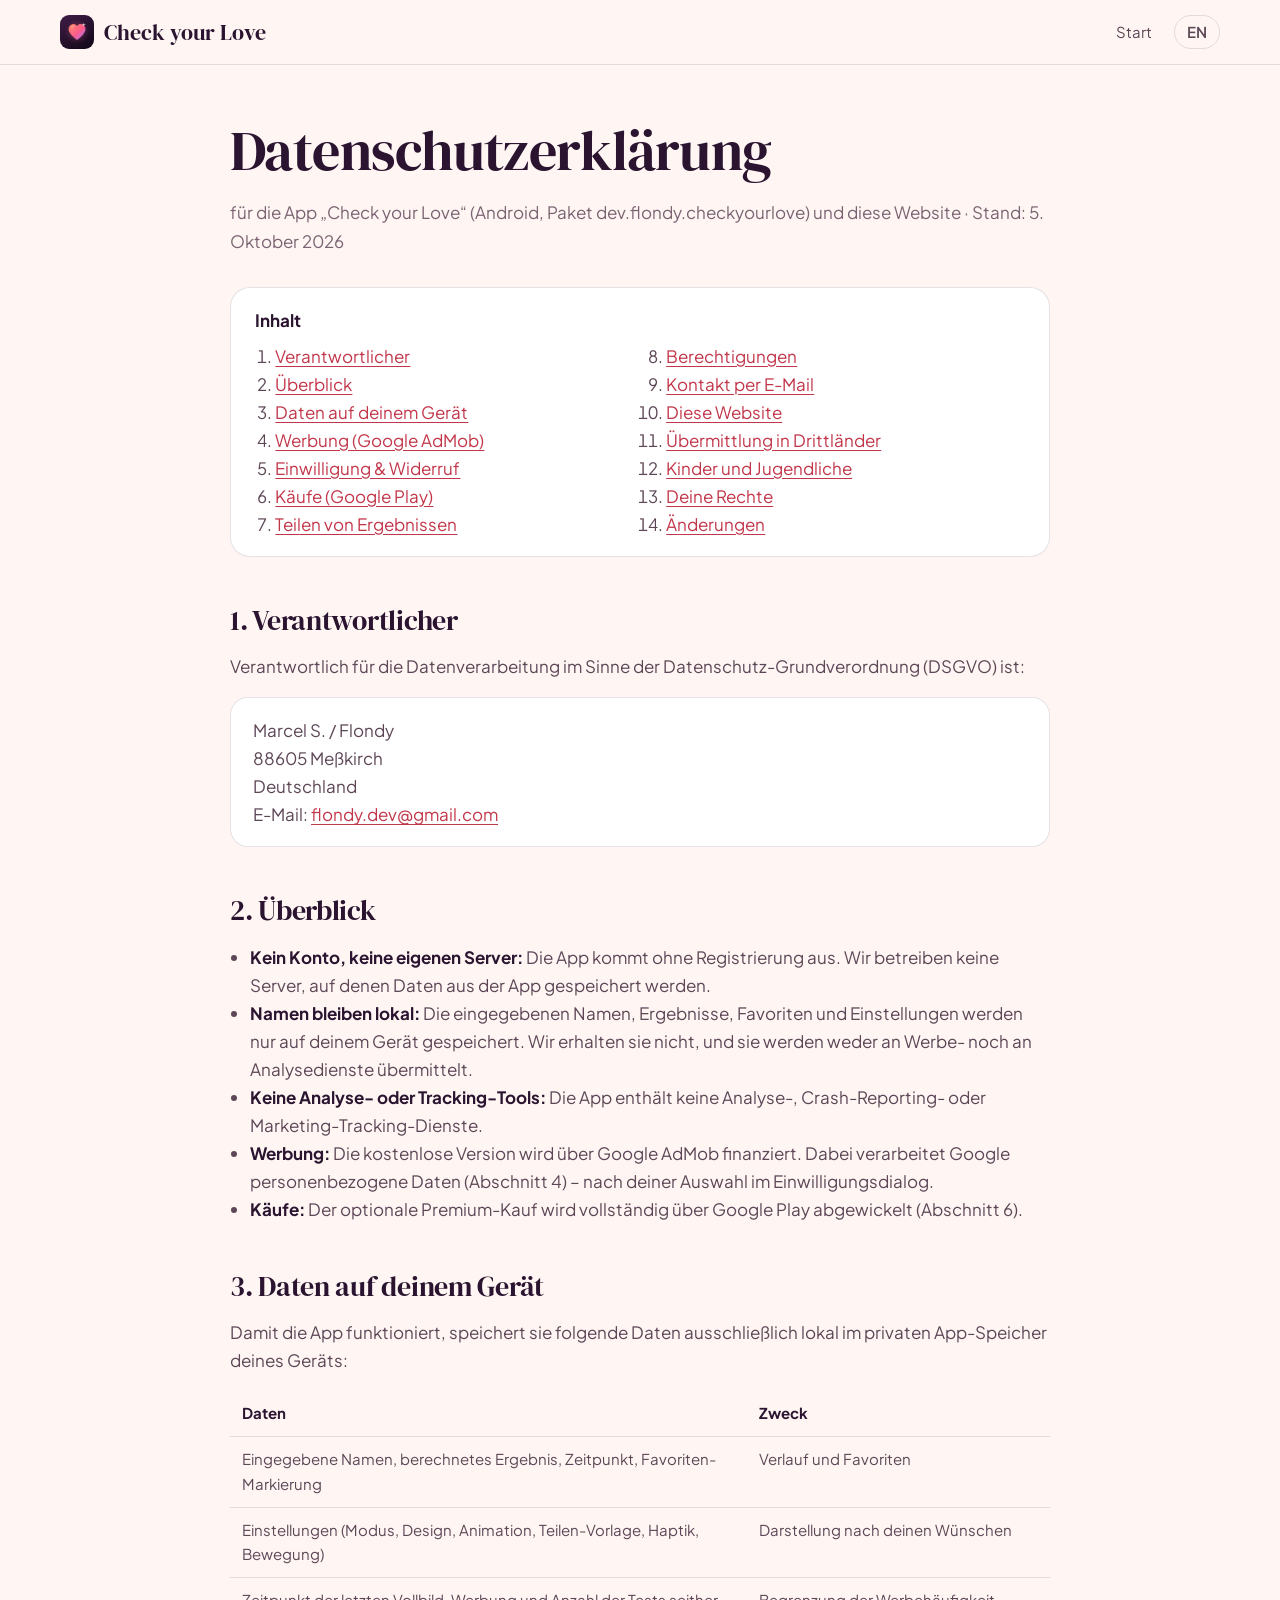
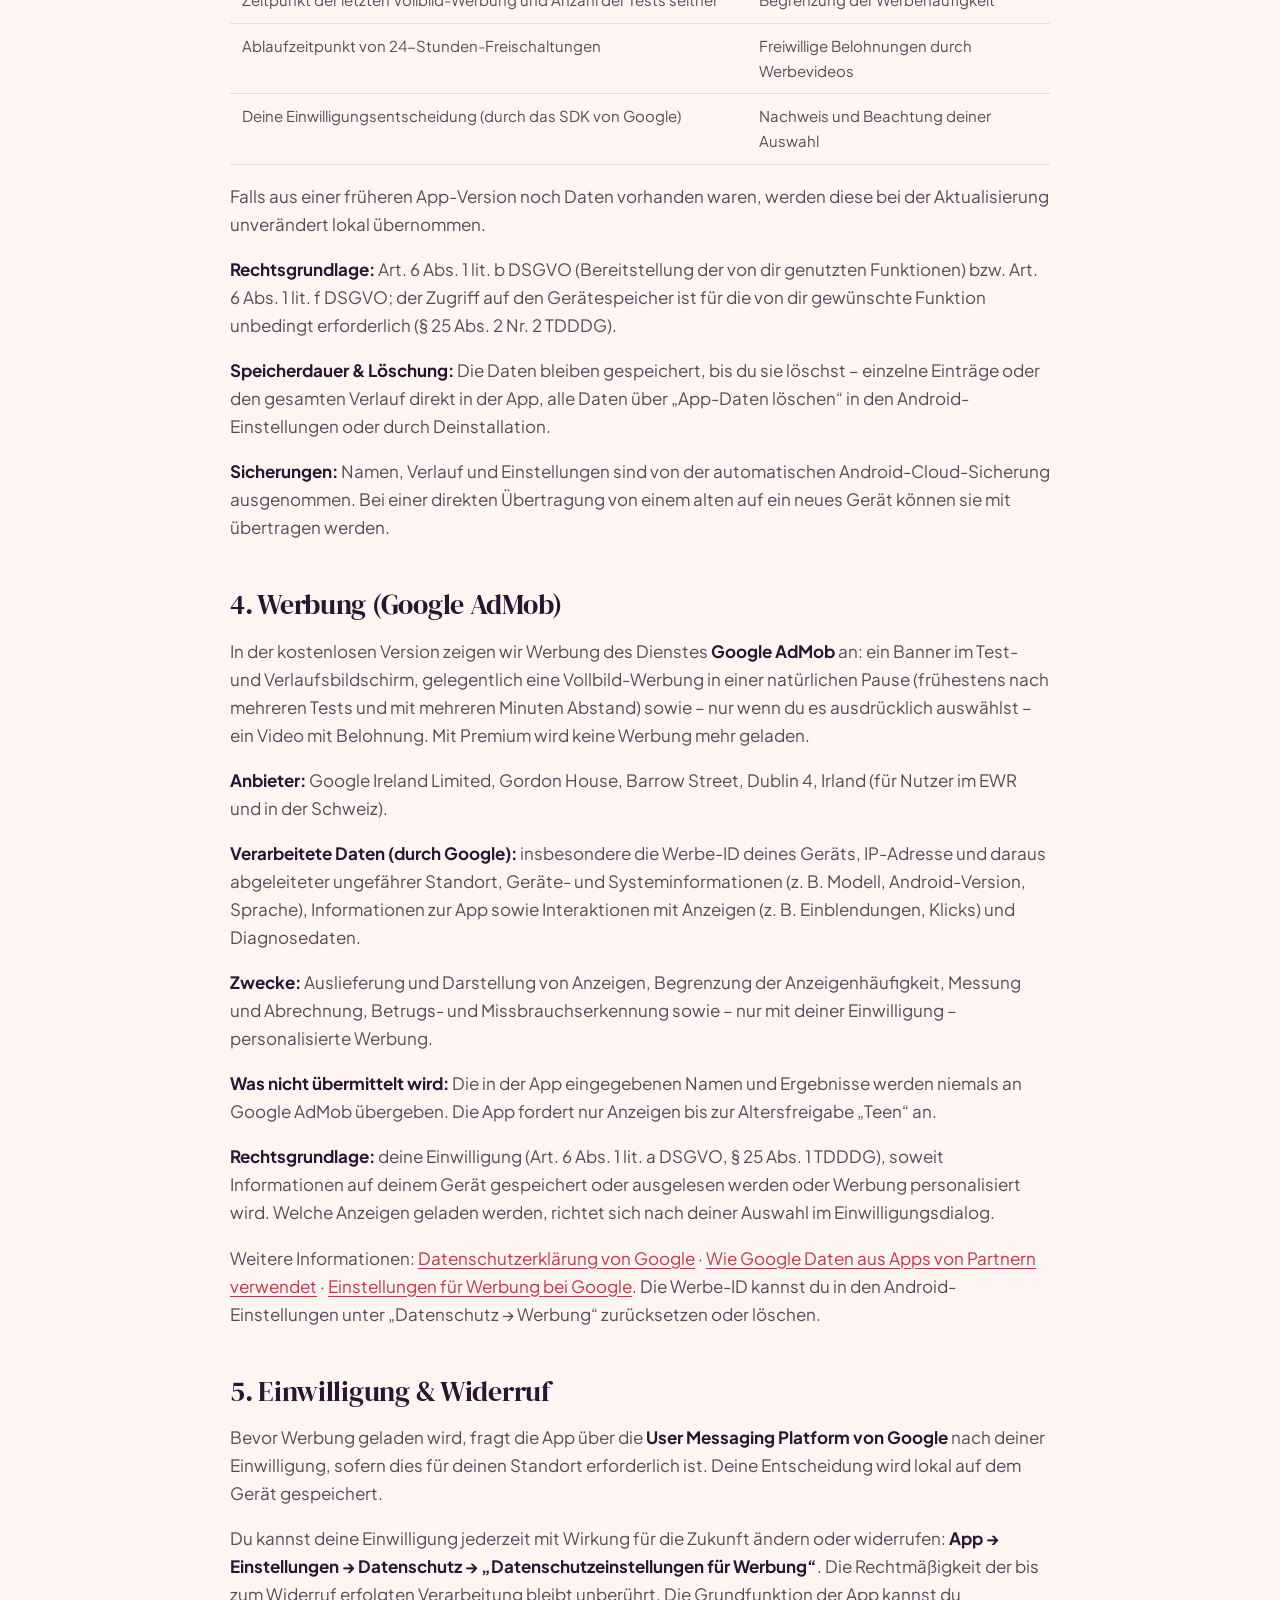
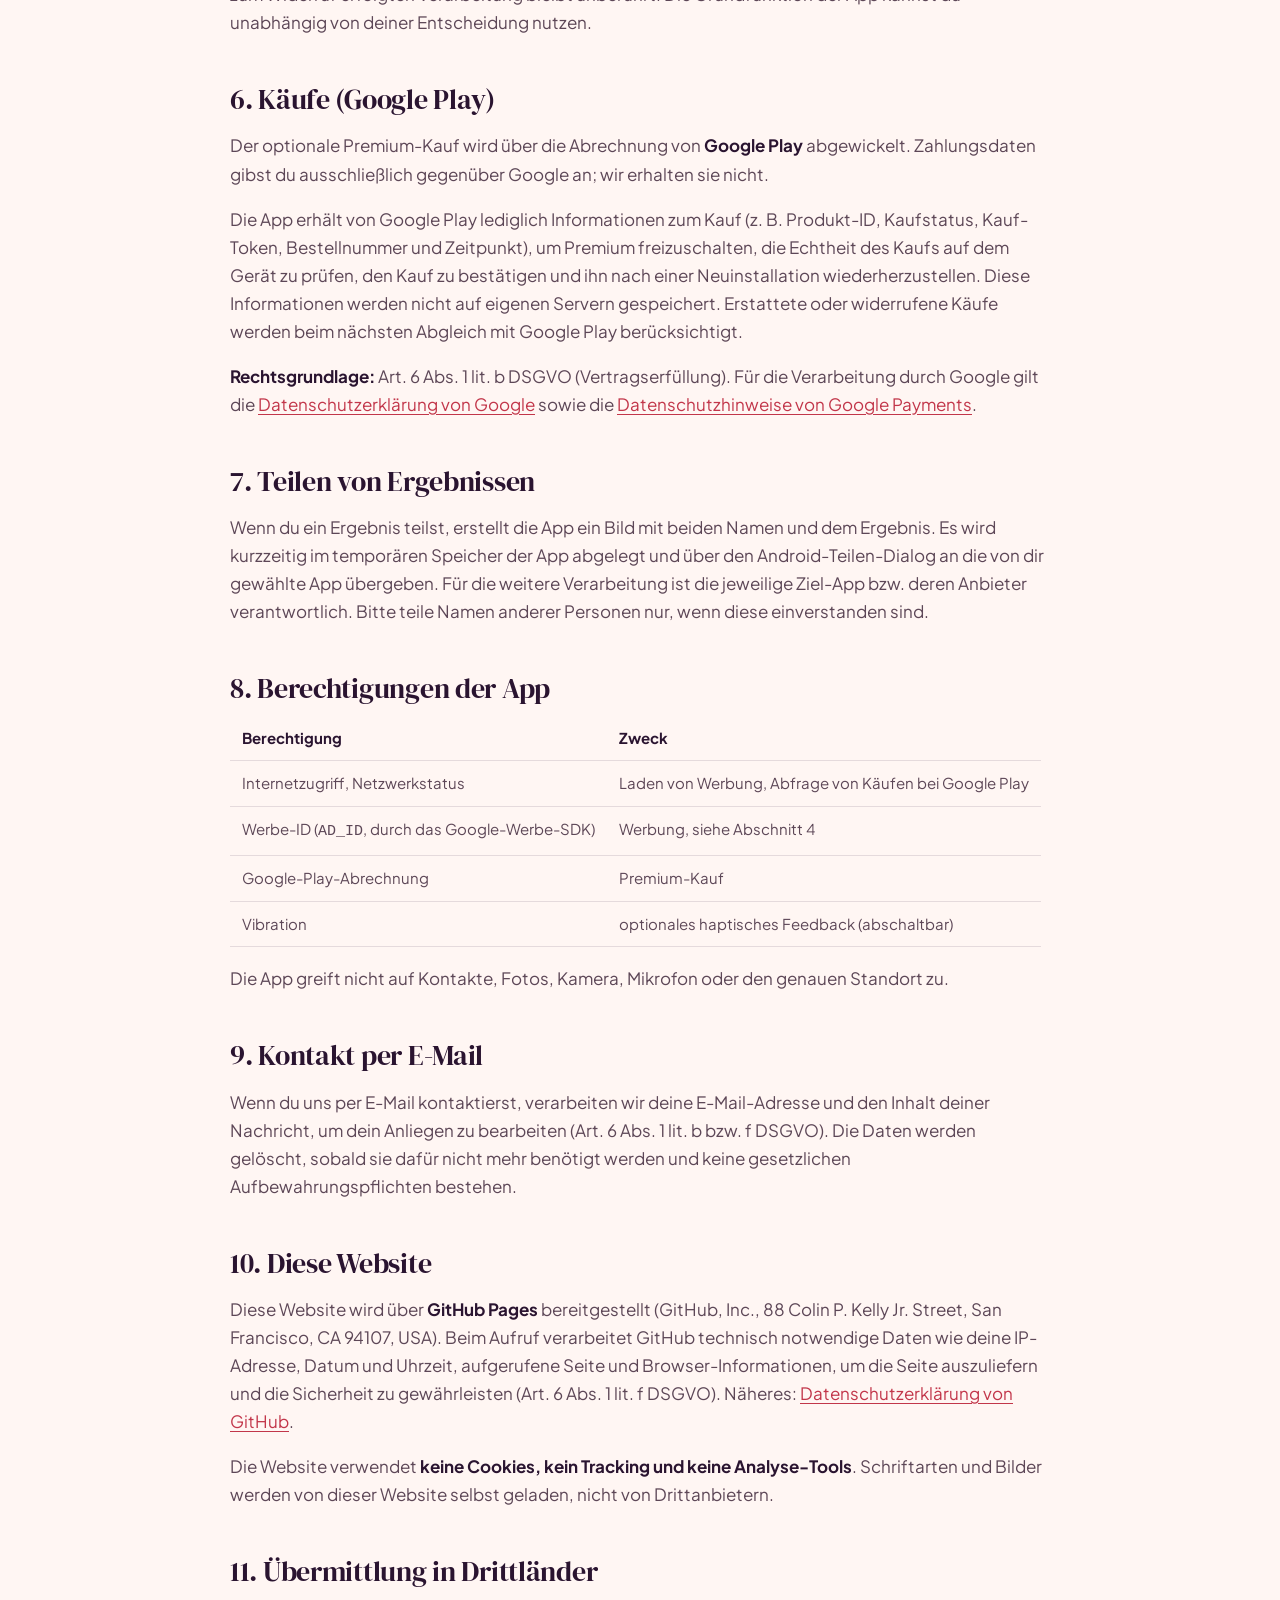
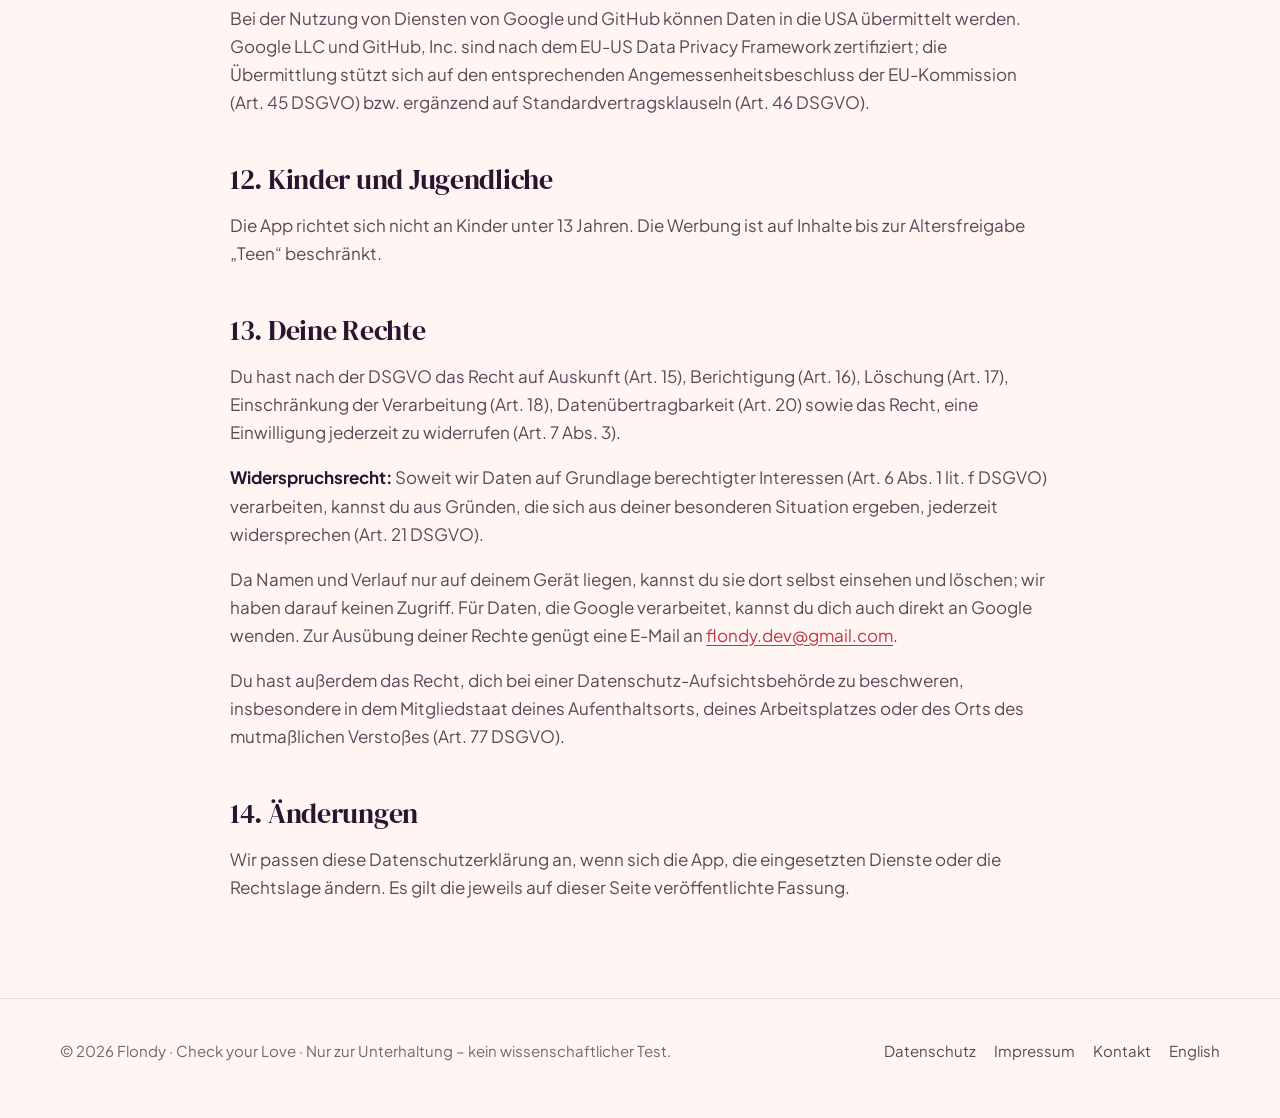
<file: docs/datenschutz.html>
<!doctype html>
<html lang="de">
<head>
<meta charset="utf-8">
<meta name="viewport" content="width=device-width, initial-scale=1">
<title>Datenschutzerklärung – Check your Love</title>
<meta name="description" content="Datenschutzerklärung">
<meta name="theme-color" content="#170b1c">
<meta property="og:type" content="website">
<meta property="og:title" content="Datenschutzerklärung – Check your Love">
<meta property="og:description" content="Datenschutzerklärung">
<meta property="og:image" content="https://marcel-2025.github.io/Check-your-Love/assets/img/og-image.png">
<meta name="twitter:card" content="summary_large_image">
<link rel="alternate" hreflang="en" href="en/privacy.html">
<link rel="icon" type="image/png" href="assets/img/favicon-64.png">
<link rel="apple-touch-icon" href="assets/img/apple-touch-icon.png">
<link rel="preload" href="assets/fonts/DMSerifDisplay-Regular.woff2" as="font" type="font/woff2" crossorigin>
<link rel="stylesheet" href="assets/style.css">
</head>
<body class="no-js legal">
<script>document.body.classList.remove('no-js')</script>
<a class="skip" href="#main">Zum Inhalt springen</a>
<header class="nav"><div class="wrap">
  <a class="brand" href=""><img src="assets/img/icon-192.png" alt="" width="34" height="34">Check your Love</a>
  <nav class="nav-links" aria-label="Hauptnavigation"><a class="" href="">Start</a>
    <a class="lang" href="en/privacy.html" hreflang="en" title="English version">EN</a>
  </nav>
</div></header>
<main id="main">
<h1>Datenschutzerklärung</h1>
<p class="meta">für die App „Check your Love“ (Android, Paket dev.flondy.checkyourlove) und diese Website · Stand: 5. Oktober 2026</p>

<nav class="toc" aria-label="Inhalt"><strong>Inhalt</strong><ol>
<li><a href="#verantwortlicher">Verantwortlicher</a></li>
<li><a href="#ueberblick">Überblick</a></li>
<li><a href="#lokal">Daten auf deinem Gerät</a></li>
<li><a href="#werbung">Werbung (Google AdMob)</a></li>
<li><a href="#einwilligung">Einwilligung &amp; Widerruf</a></li>
<li><a href="#kaeufe">Käufe (Google Play)</a></li>
<li><a href="#teilen">Teilen von Ergebnissen</a></li>
<li><a href="#berechtigungen">Berechtigungen</a></li>
<li><a href="#kontakt">Kontakt per E-Mail</a></li>
<li><a href="#website">Diese Website</a></li>
<li><a href="#drittland">Übermittlung in Drittländer</a></li>
<li><a href="#kinder">Kinder und Jugendliche</a></li>
<li><a href="#rechte">Deine Rechte</a></li>
<li><a href="#aenderungen">Änderungen</a></li>
</ol></nav>

<h2 id="verantwortlicher">1. Verantwortlicher</h2>
<p>Verantwortlich für die Datenverarbeitung im Sinne der Datenschutz-Grundverordnung (DSGVO) ist:</p>
<div class="box"><p style="margin:0">Marcel S. / Flondy<br>88605 Meßkirch<br>Deutschland<br>E-Mail: <a href="mailto:flondy.dev@gmail.com">flondy.dev@gmail.com</a></p></div>

<h2 id="ueberblick">2. Überblick</h2>
<ul>
<li><strong>Kein Konto, keine eigenen Server:</strong> Die App kommt ohne Registrierung aus. Wir betreiben keine Server, auf denen Daten aus der App gespeichert werden.</li>
<li><strong>Namen bleiben lokal:</strong> Die eingegebenen Namen, Ergebnisse, Favoriten und Einstellungen werden nur auf deinem Gerät gespeichert. Wir erhalten sie nicht, und sie werden weder an Werbe- noch an Analysedienste übermittelt.</li>
<li><strong>Keine Analyse- oder Tracking-Tools:</strong> Die App enthält keine Analyse-, Crash-Reporting- oder Marketing-Tracking-Dienste.</li>
<li><strong>Werbung:</strong> Die kostenlose Version wird über Google AdMob finanziert. Dabei verarbeitet Google personenbezogene Daten (Abschnitt 4) – nach deiner Auswahl im Einwilligungsdialog.</li>
<li><strong>Käufe:</strong> Der optionale Premium-Kauf wird vollständig über Google Play abgewickelt (Abschnitt 6).</li>
</ul>

<h2 id="lokal">3. Daten auf deinem Gerät</h2>
<p>Damit die App funktioniert, speichert sie folgende Daten ausschließlich lokal im privaten App-Speicher deines Geräts:</p>
<table>
<tr><th>Daten</th><th>Zweck</th></tr>
<tr><td>Eingegebene Namen, berechnetes Ergebnis, Zeitpunkt, Favoriten-Markierung</td><td>Verlauf und Favoriten</td></tr>
<tr><td>Einstellungen (Modus, Design, Animation, Teilen-Vorlage, Haptik, Bewegung)</td><td>Darstellung nach deinen Wünschen</td></tr>
<tr><td>Zeitpunkt der letzten Vollbild-Werbung und Anzahl der Tests seither</td><td>Begrenzung der Werbehäufigkeit</td></tr>
<tr><td>Ablaufzeitpunkt von 24-Stunden-Freischaltungen</td><td>Freiwillige Belohnungen durch Werbevideos</td></tr>
<tr><td>Deine Einwilligungsentscheidung (durch das SDK von Google)</td><td>Nachweis und Beachtung deiner Auswahl</td></tr>
</table>
<p>Falls aus einer früheren App-Version noch Daten vorhanden waren, werden diese bei der Aktualisierung unverändert lokal übernommen.</p>
<p><strong>Rechtsgrundlage:</strong> Art. 6 Abs. 1 lit. b DSGVO (Bereitstellung der von dir genutzten Funktionen) bzw. Art. 6 Abs. 1 lit. f DSGVO; der Zugriff auf den Gerätespeicher ist für die von dir gewünschte Funktion unbedingt erforderlich (§ 25 Abs. 2 Nr. 2 TDDDG).</p>
<p><strong>Speicherdauer &amp; Löschung:</strong> Die Daten bleiben gespeichert, bis du sie löschst – einzelne Einträge oder den gesamten Verlauf direkt in der App, alle Daten über „App-Daten löschen“ in den Android-Einstellungen oder durch Deinstallation.</p>
<p><strong>Sicherungen:</strong> Namen, Verlauf und Einstellungen sind von der automatischen Android-Cloud-Sicherung ausgenommen. Bei einer direkten Übertragung von einem alten auf ein neues Gerät können sie mit übertragen werden.</p>

<h2 id="werbung">4. Werbung (Google AdMob)</h2>
<p>In der kostenlosen Version zeigen wir Werbung des Dienstes <strong>Google AdMob</strong> an: ein Banner im Test- und Verlaufsbildschirm, gelegentlich eine Vollbild-Werbung in einer natürlichen Pause (frühestens nach mehreren Tests und mit mehreren Minuten Abstand) sowie – nur wenn du es ausdrücklich auswählst – ein Video mit Belohnung. Mit Premium wird keine Werbung mehr geladen.</p>
<p><strong>Anbieter:</strong> Google Ireland Limited, Gordon House, Barrow Street, Dublin 4, Irland (für Nutzer im EWR und in der Schweiz).</p>
<p><strong>Verarbeitete Daten (durch Google):</strong> insbesondere die Werbe-ID deines Geräts, IP-Adresse und daraus abgeleiteter ungefährer Standort, Geräte- und Systeminformationen (z. B. Modell, Android-Version, Sprache), Informationen zur App sowie Interaktionen mit Anzeigen (z. B. Einblendungen, Klicks) und Diagnosedaten.</p>
<p><strong>Zwecke:</strong> Auslieferung und Darstellung von Anzeigen, Begrenzung der Anzeigenhäufigkeit, Messung und Abrechnung, Betrugs- und Missbrauchserkennung sowie – nur mit deiner Einwilligung – personalisierte Werbung.</p>
<p><strong>Was nicht übermittelt wird:</strong> Die in der App eingegebenen Namen und Ergebnisse werden niemals an Google AdMob übergeben. Die App fordert nur Anzeigen bis zur Altersfreigabe „Teen“ an.</p>
<p><strong>Rechtsgrundlage:</strong> deine Einwilligung (Art. 6 Abs. 1 lit. a DSGVO, § 25 Abs. 1 TDDDG), soweit Informationen auf deinem Gerät gespeichert oder ausgelesen werden oder Werbung personalisiert wird. Welche Anzeigen geladen werden, richtet sich nach deiner Auswahl im Einwilligungsdialog.</p>
<p>Weitere Informationen: <a href="https://policies.google.com/privacy" rel="noopener">Datenschutzerklärung von Google</a> · <a href="https://policies.google.com/technologies/partner-sites" rel="noopener">Wie Google Daten aus Apps von Partnern verwendet</a> · <a href="https://adssettings.google.com" rel="noopener">Einstellungen für Werbung bei Google</a>. Die Werbe-ID kannst du in den Android-Einstellungen unter „Datenschutz → Werbung“ zurücksetzen oder löschen.</p>

<h2 id="einwilligung">5. Einwilligung &amp; Widerruf</h2>
<p>Bevor Werbung geladen wird, fragt die App über die <strong>User Messaging Platform von Google</strong> nach deiner Einwilligung, sofern dies für deinen Standort erforderlich ist. Deine Entscheidung wird lokal auf dem Gerät gespeichert.</p>
<p>Du kannst deine Einwilligung jederzeit mit Wirkung für die Zukunft ändern oder widerrufen: <strong>App → Einstellungen → Datenschutz → „Datenschutzeinstellungen für Werbung“</strong>. Die Rechtmäßigkeit der bis zum Widerruf erfolgten Verarbeitung bleibt unberührt. Die Grundfunktion der App kannst du unabhängig von deiner Entscheidung nutzen.</p>

<h2 id="kaeufe">6. Käufe (Google Play)</h2>
<p>Der optionale Premium-Kauf wird über die Abrechnung von <strong>Google Play</strong> abgewickelt. Zahlungsdaten gibst du ausschließlich gegenüber Google an; wir erhalten sie nicht.</p>
<p>Die App erhält von Google Play lediglich Informationen zum Kauf (z. B. Produkt-ID, Kaufstatus, Kauf-Token, Bestellnummer und Zeitpunkt), um Premium freizuschalten, die Echtheit des Kaufs auf dem Gerät zu prüfen, den Kauf zu bestätigen und ihn nach einer Neuinstallation wiederherzustellen. Diese Informationen werden nicht auf eigenen Servern gespeichert. Erstattete oder widerrufene Käufe werden beim nächsten Abgleich mit Google Play berücksichtigt.</p>
<p><strong>Rechtsgrundlage:</strong> Art. 6 Abs. 1 lit. b DSGVO (Vertragserfüllung). Für die Verarbeitung durch Google gilt die <a href="https://policies.google.com/privacy" rel="noopener">Datenschutzerklärung von Google</a> sowie die <a href="https://payments.google.com/payments/apis-secure/u/0/get_legal_document?ldo=0&amp;ldt=privacynotice" rel="noopener">Datenschutzhinweise von Google Payments</a>.</p>

<h2 id="teilen">7. Teilen von Ergebnissen</h2>
<p>Wenn du ein Ergebnis teilst, erstellt die App ein Bild mit beiden Namen und dem Ergebnis. Es wird kurzzeitig im temporären Speicher der App abgelegt und über den Android-Teilen-Dialog an die von dir gewählte App übergeben. Für die weitere Verarbeitung ist die jeweilige Ziel-App bzw. deren Anbieter verantwortlich. Bitte teile Namen anderer Personen nur, wenn diese einverstanden sind.</p>

<h2 id="berechtigungen">8. Berechtigungen der App</h2>
<table>
<tr><th>Berechtigung</th><th>Zweck</th></tr>
<tr><td>Internetzugriff, Netzwerkstatus</td><td>Laden von Werbung, Abfrage von Käufen bei Google Play</td></tr>
<tr><td>Werbe-ID (<code>AD_ID</code>, durch das Google-Werbe-SDK)</td><td>Werbung, siehe Abschnitt 4</td></tr>
<tr><td>Google-Play-Abrechnung</td><td>Premium-Kauf</td></tr>
<tr><td>Vibration</td><td>optionales haptisches Feedback (abschaltbar)</td></tr>
</table>
<p>Die App greift nicht auf Kontakte, Fotos, Kamera, Mikrofon oder den genauen Standort zu.</p>

<h2 id="kontakt">9. Kontakt per E-Mail</h2>
<p>Wenn du uns per E-Mail kontaktierst, verarbeiten wir deine E-Mail-Adresse und den Inhalt deiner Nachricht, um dein Anliegen zu bearbeiten (Art. 6 Abs. 1 lit. b bzw. f DSGVO). Die Daten werden gelöscht, sobald sie dafür nicht mehr benötigt werden und keine gesetzlichen Aufbewahrungspflichten bestehen.</p>

<h2 id="website">10. Diese Website</h2>
<p>Diese Website wird über <strong>GitHub Pages</strong> bereitgestellt (GitHub, Inc., 88 Colin P. Kelly Jr. Street, San Francisco, CA 94107, USA). Beim Aufruf verarbeitet GitHub technisch notwendige Daten wie deine IP-Adresse, Datum und Uhrzeit, aufgerufene Seite und Browser-Informationen, um die Seite auszuliefern und die Sicherheit zu gewährleisten (Art. 6 Abs. 1 lit. f DSGVO). Näheres: <a href="https://docs.github.com/site-policy/privacy-policies/github-general-privacy-statement" rel="noopener">Datenschutzerklärung von GitHub</a>.</p>
<p>Die Website verwendet <strong>keine Cookies, kein Tracking und keine Analyse-Tools</strong>. Schriftarten und Bilder werden von dieser Website selbst geladen, nicht von Drittanbietern.</p>

<h2 id="drittland">11. Übermittlung in Drittländer</h2>
<p>Bei der Nutzung von Diensten von Google und GitHub können Daten in die USA übermittelt werden. Google LLC und GitHub, Inc. sind nach dem EU-US Data Privacy Framework zertifiziert; die Übermittlung stützt sich auf den entsprechenden Angemessenheitsbeschluss der EU-Kommission (Art. 45 DSGVO) bzw. ergänzend auf Standardvertragsklauseln (Art. 46 DSGVO).</p>

<h2 id="kinder">12. Kinder und Jugendliche</h2>
<p>Die App richtet sich nicht an Kinder unter 13 Jahren. Die Werbung ist auf Inhalte bis zur Altersfreigabe „Teen“ beschränkt.</p>

<h2 id="rechte">13. Deine Rechte</h2>
<p>Du hast nach der DSGVO das Recht auf Auskunft (Art. 15), Berichtigung (Art. 16), Löschung (Art. 17), Einschränkung der Verarbeitung (Art. 18), Datenübertragbarkeit (Art. 20) sowie das Recht, eine Einwilligung jederzeit zu widerrufen (Art. 7 Abs. 3).</p>
<p><strong>Widerspruchsrecht:</strong> Soweit wir Daten auf Grundlage berechtigter Interessen (Art. 6 Abs. 1 lit. f DSGVO) verarbeiten, kannst du aus Gründen, die sich aus deiner besonderen Situation ergeben, jederzeit widersprechen (Art. 21 DSGVO).</p>
<p>Da Namen und Verlauf nur auf deinem Gerät liegen, kannst du sie dort selbst einsehen und löschen; wir haben darauf keinen Zugriff. Für Daten, die Google verarbeitet, kannst du dich auch direkt an Google wenden. Zur Ausübung deiner Rechte genügt eine E-Mail an <a href="mailto:flondy.dev@gmail.com">flondy.dev@gmail.com</a>.</p>
<p>Du hast außerdem das Recht, dich bei einer Datenschutz-Aufsichtsbehörde zu beschweren, insbesondere in dem Mitgliedstaat deines Aufenthaltsorts, deines Arbeitsplatzes oder des Orts des mutmaßlichen Verstoßes (Art. 77 DSGVO).</p>

<h2 id="aenderungen">14. Änderungen</h2>
<p>Wir passen diese Datenschutzerklärung an, wenn sich die App, die eingesetzten Dienste oder die Rechtslage ändern. Es gilt die jeweils auf dieser Seite veröffentlichte Fassung.</p>
</main>
<footer><div class="wrap">
  <span>© 2026 Flondy · Check your Love · Nur zur Unterhaltung – kein wissenschaftlicher Test.</span>
  <nav aria-label="Footer"><a href="datenschutz.html">Datenschutz</a><a href="impressum.html">Impressum</a><a href="mailto:flondy.dev@gmail.com">Kontakt</a><a href="en/">English</a></nav>
</div></footer>
<script>
(function () {
  var els = document.querySelectorAll('.reveal');
  if (!('IntersectionObserver' in window)) { els.forEach(function (e) { e.classList.add('in'); }); return; }
  var io = new IntersectionObserver(function (entries) {
    entries.forEach(function (en) { if (en.isIntersecting) { en.target.classList.add('in'); io.unobserve(en.target); } });
  }, { rootMargin: '0px 0px -8% 0px' });
  els.forEach(function (e) { io.observe(e); });
})();
</script>
</body>
</html>
</file>
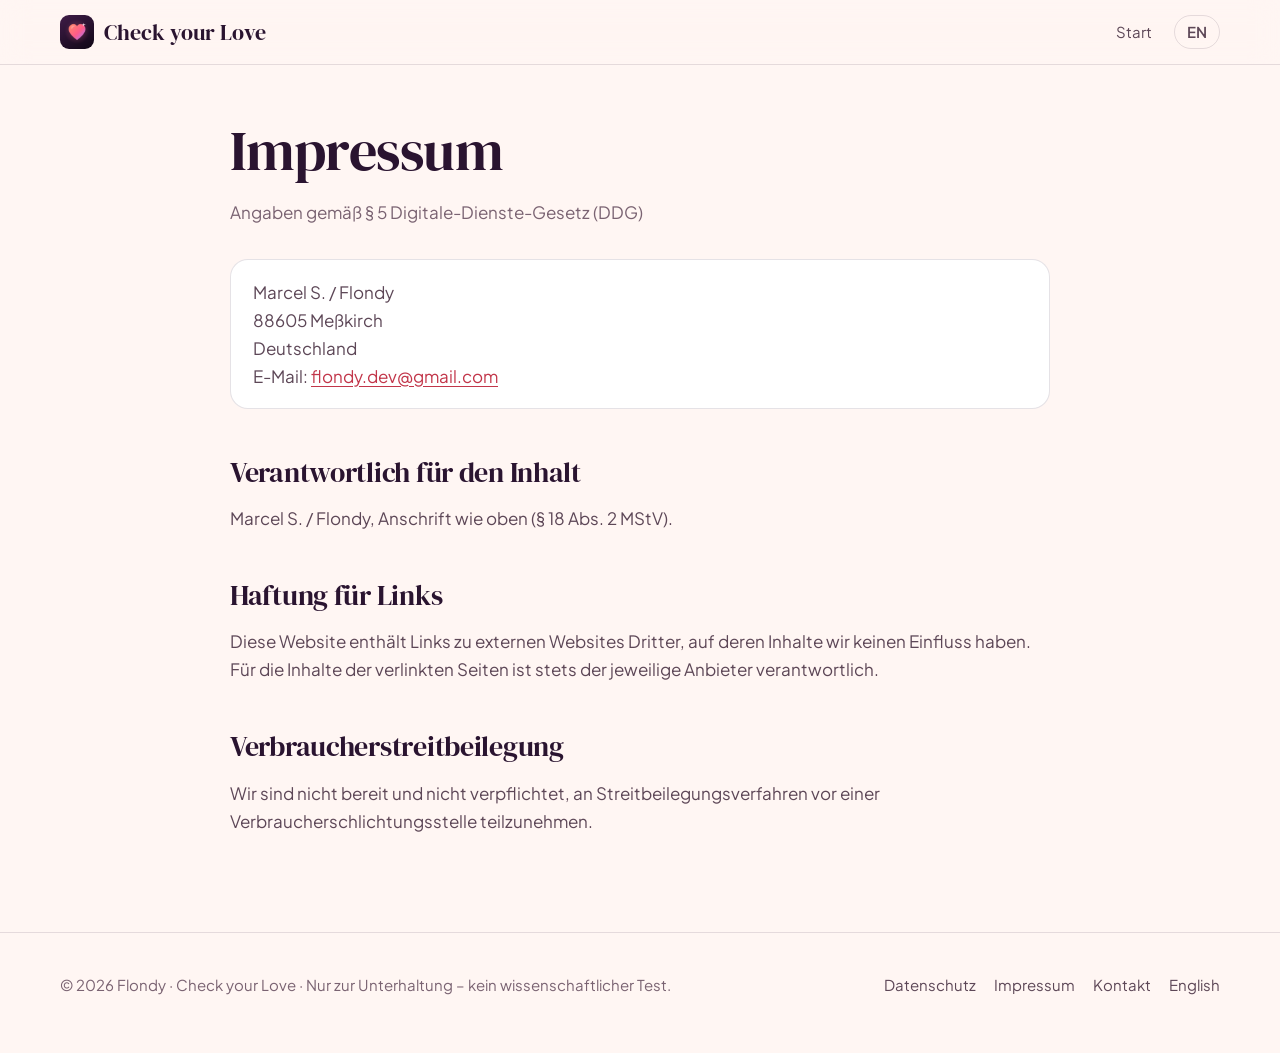
<file: docs/impressum.html>
<!doctype html>
<html lang="de">
<head>
<meta charset="utf-8">
<meta name="viewport" content="width=device-width, initial-scale=1">
<title>Impressum – Check your Love</title>
<meta name="description" content="Impressum">
<meta name="theme-color" content="#170b1c">
<meta property="og:type" content="website">
<meta property="og:title" content="Impressum – Check your Love">
<meta property="og:description" content="Impressum">
<meta property="og:image" content="https://marcel-2025.github.io/Check-your-Love/assets/img/og-image.png">
<meta name="twitter:card" content="summary_large_image">
<link rel="alternate" hreflang="en" href="en/imprint.html">
<link rel="icon" type="image/png" href="assets/img/favicon-64.png">
<link rel="apple-touch-icon" href="assets/img/apple-touch-icon.png">
<link rel="preload" href="assets/fonts/DMSerifDisplay-Regular.woff2" as="font" type="font/woff2" crossorigin>
<link rel="stylesheet" href="assets/style.css">
</head>
<body class="no-js legal">
<script>document.body.classList.remove('no-js')</script>
<a class="skip" href="#main">Zum Inhalt springen</a>
<header class="nav"><div class="wrap">
  <a class="brand" href=""><img src="assets/img/icon-192.png" alt="" width="34" height="34">Check your Love</a>
  <nav class="nav-links" aria-label="Hauptnavigation"><a class="" href="">Start</a>
    <a class="lang" href="en/imprint.html" hreflang="en" title="English version">EN</a>
  </nav>
</div></header>
<main id="main">
<h1>Impressum</h1>
<p class="meta">Angaben gemäß § 5 Digitale-Dienste-Gesetz (DDG)</p>
<div class="box"><p style="margin:0">Marcel S. / Flondy<br>88605 Meßkirch<br>Deutschland<br>E-Mail: <a href="mailto:flondy.dev@gmail.com">flondy.dev@gmail.com</a></p></div>
<h2>Verantwortlich für den Inhalt</h2>
<p>Marcel S. / Flondy, Anschrift wie oben (§ 18 Abs. 2 MStV).</p>
<h2>Haftung für Links</h2>
<p>Diese Website enthält Links zu externen Websites Dritter, auf deren Inhalte wir keinen Einfluss haben. Für die Inhalte der verlinkten Seiten ist stets der jeweilige Anbieter verantwortlich.</p>
<h2>Verbraucherstreitbeilegung</h2>
<p>Wir sind nicht bereit und nicht verpflichtet, an Streitbeilegungsverfahren vor einer Verbraucherschlichtungsstelle teilzunehmen.</p>
</main>
<footer><div class="wrap">
  <span>© 2026 Flondy · Check your Love · Nur zur Unterhaltung – kein wissenschaftlicher Test.</span>
  <nav aria-label="Footer"><a href="datenschutz.html">Datenschutz</a><a href="impressum.html">Impressum</a><a href="mailto:flondy.dev@gmail.com">Kontakt</a><a href="en/">English</a></nav>
</div></footer>
<script>
(function () {
  var els = document.querySelectorAll('.reveal');
  if (!('IntersectionObserver' in window)) { els.forEach(function (e) { e.classList.add('in'); }); return; }
  var io = new IntersectionObserver(function (entries) {
    entries.forEach(function (en) { if (en.isIntersecting) { en.target.classList.add('in'); io.unobserve(en.target); } });
  }, { rootMargin: '0px 0px -8% 0px' });
  els.forEach(function (e) { io.observe(e); });
})();
</script>
</body>
</html>
</file>
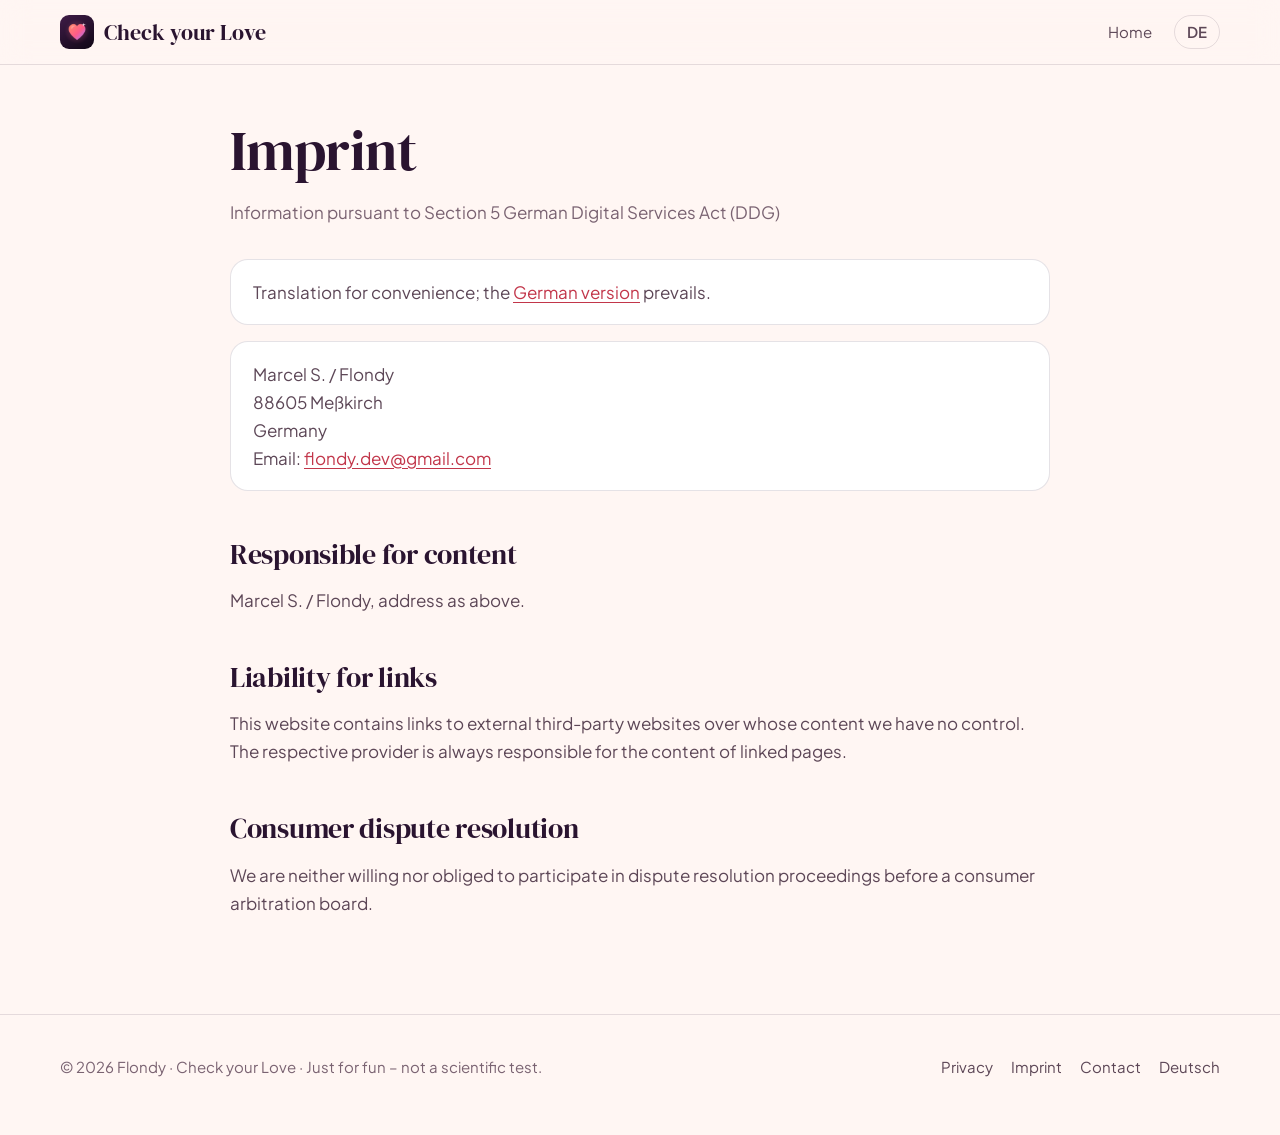
<file: docs/en/imprint.html>
<!doctype html>
<html lang="en">
<head>
<meta charset="utf-8">
<meta name="viewport" content="width=device-width, initial-scale=1">
<title>Imprint – Check your Love</title>
<meta name="description" content="Imprint">
<meta name="theme-color" content="#170b1c">
<meta property="og:type" content="website">
<meta property="og:title" content="Imprint – Check your Love">
<meta property="og:description" content="Imprint">
<meta property="og:image" content="https://marcel-2025.github.io/Check-your-Love/assets/img/og-image.png">
<meta name="twitter:card" content="summary_large_image">
<link rel="alternate" hreflang="de" href="../impressum.html">
<link rel="icon" type="image/png" href="../assets/img/favicon-64.png">
<link rel="apple-touch-icon" href="../assets/img/apple-touch-icon.png">
<link rel="preload" href="../assets/fonts/DMSerifDisplay-Regular.woff2" as="font" type="font/woff2" crossorigin>
<link rel="stylesheet" href="../assets/style.css">
</head>
<body class="no-js legal">
<script>document.body.classList.remove('no-js')</script>
<a class="skip" href="#main">Skip to content</a>
<header class="nav"><div class="wrap">
  <a class="brand" href="../en/"><img src="../assets/img/icon-192.png" alt="" width="34" height="34">Check your Love</a>
  <nav class="nav-links" aria-label="Main navigation"><a class="" href="../">Home</a>
    <a class="lang" href="../impressum.html" hreflang="de" title="Deutsche Version">DE</a>
  </nav>
</div></header>
<main id="main">
<h1>Imprint</h1>
<p class="meta">Information pursuant to Section 5 German Digital Services Act (DDG)</p>
<p class="box">Translation for convenience; the <a href="../impressum.html" hreflang="de">German version</a> prevails.</p>
<div class="box"><p style="margin:0">Marcel S. / Flondy<br>88605 Meßkirch<br>Germany<br>Email: <a href="mailto:flondy.dev@gmail.com">flondy.dev@gmail.com</a></p></div>
<h2>Responsible for content</h2>
<p>Marcel S. / Flondy, address as above.</p>
<h2>Liability for links</h2>
<p>This website contains links to external third-party websites over whose content we have no control. The respective provider is always responsible for the content of linked pages.</p>
<h2>Consumer dispute resolution</h2>
<p>We are neither willing nor obliged to participate in dispute resolution proceedings before a consumer arbitration board.</p>
</main>
<footer><div class="wrap">
  <span>© 2026 Flondy · Check your Love · Just for fun – not a scientific test.</span>
  <nav aria-label="Footer"><a href="../en/privacy.html">Privacy</a><a href="../en/imprint.html">Imprint</a><a href="mailto:flondy.dev@gmail.com">Contact</a><a href="../">Deutsch</a></nav>
</div></footer>
<script>
(function () {
  var els = document.querySelectorAll('.reveal');
  if (!('IntersectionObserver' in window)) { els.forEach(function (e) { e.classList.add('in'); }); return; }
  var io = new IntersectionObserver(function (entries) {
    entries.forEach(function (en) { if (en.isIntersecting) { en.target.classList.add('in'); io.unobserve(en.target); } });
  }, { rootMargin: '0px 0px -8% 0px' });
  els.forEach(function (e) { io.observe(e); });
})();
</script>
</body>
</html>
</file>
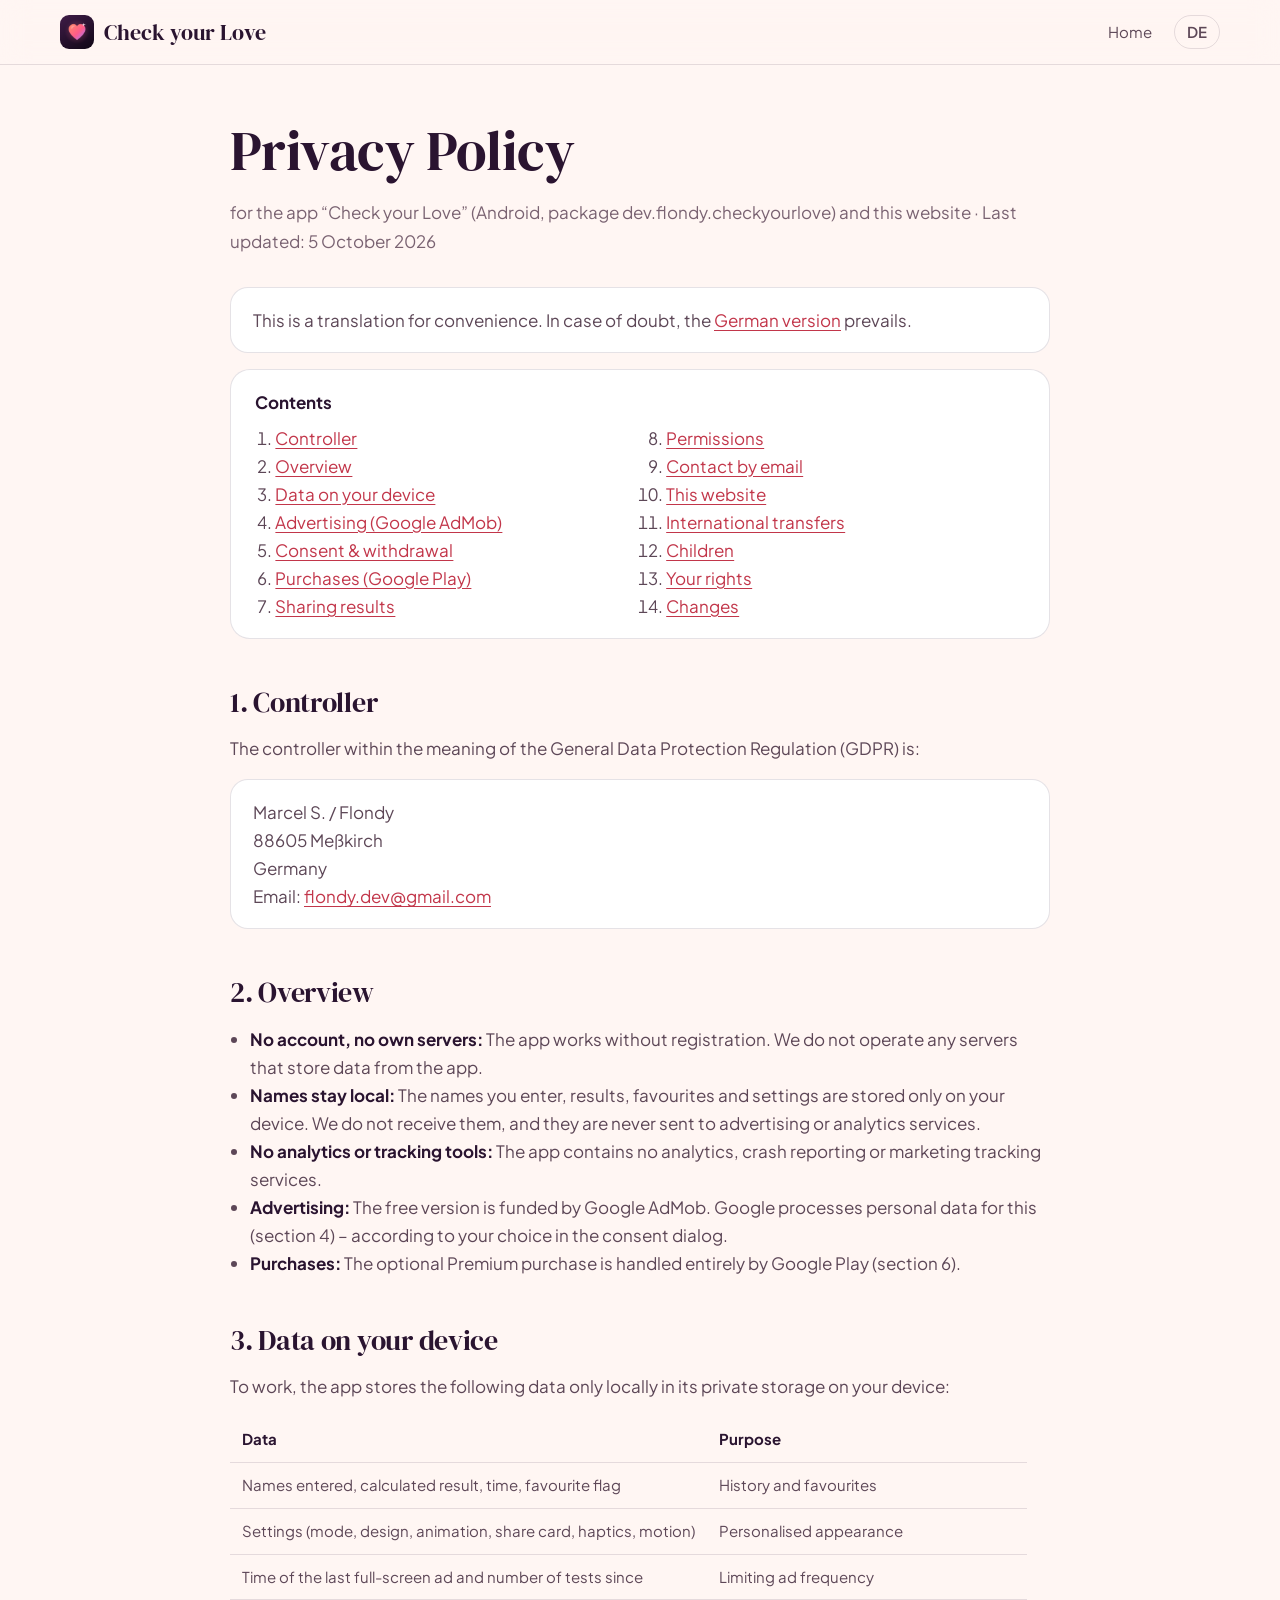
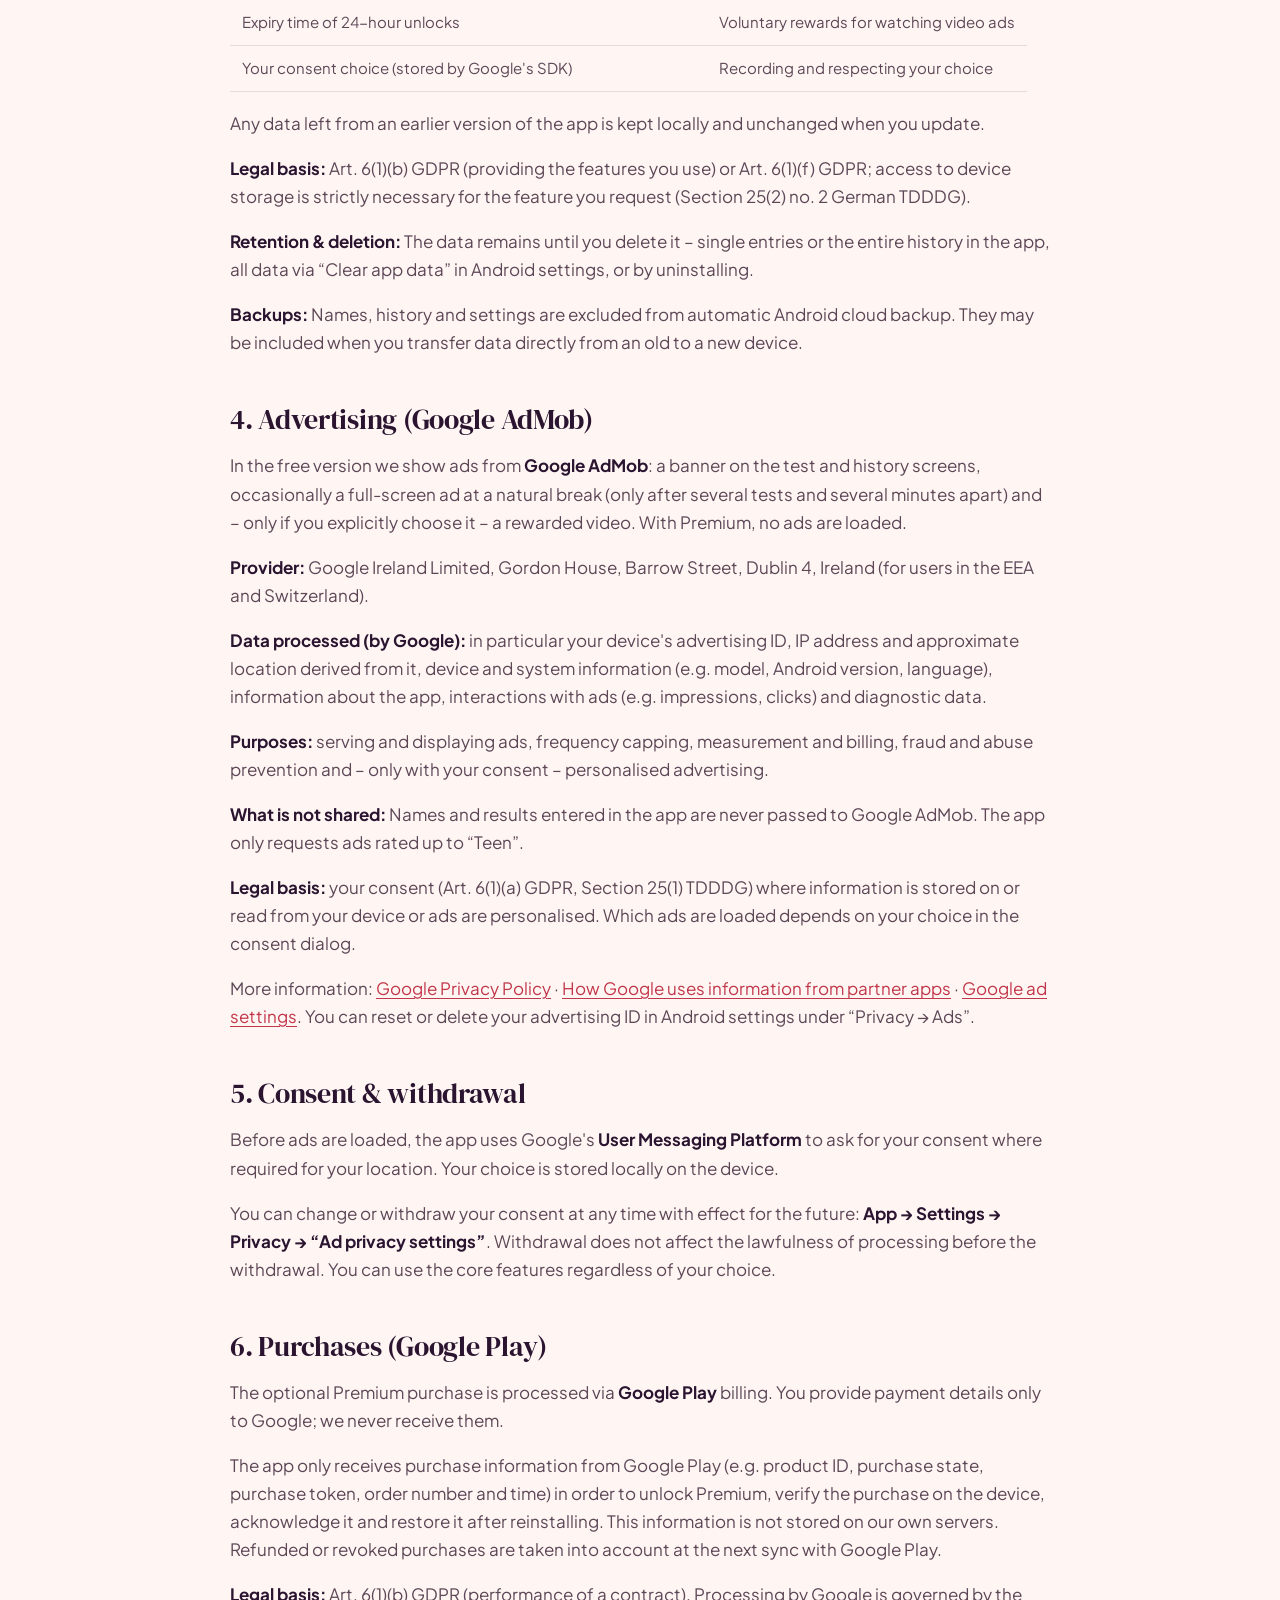
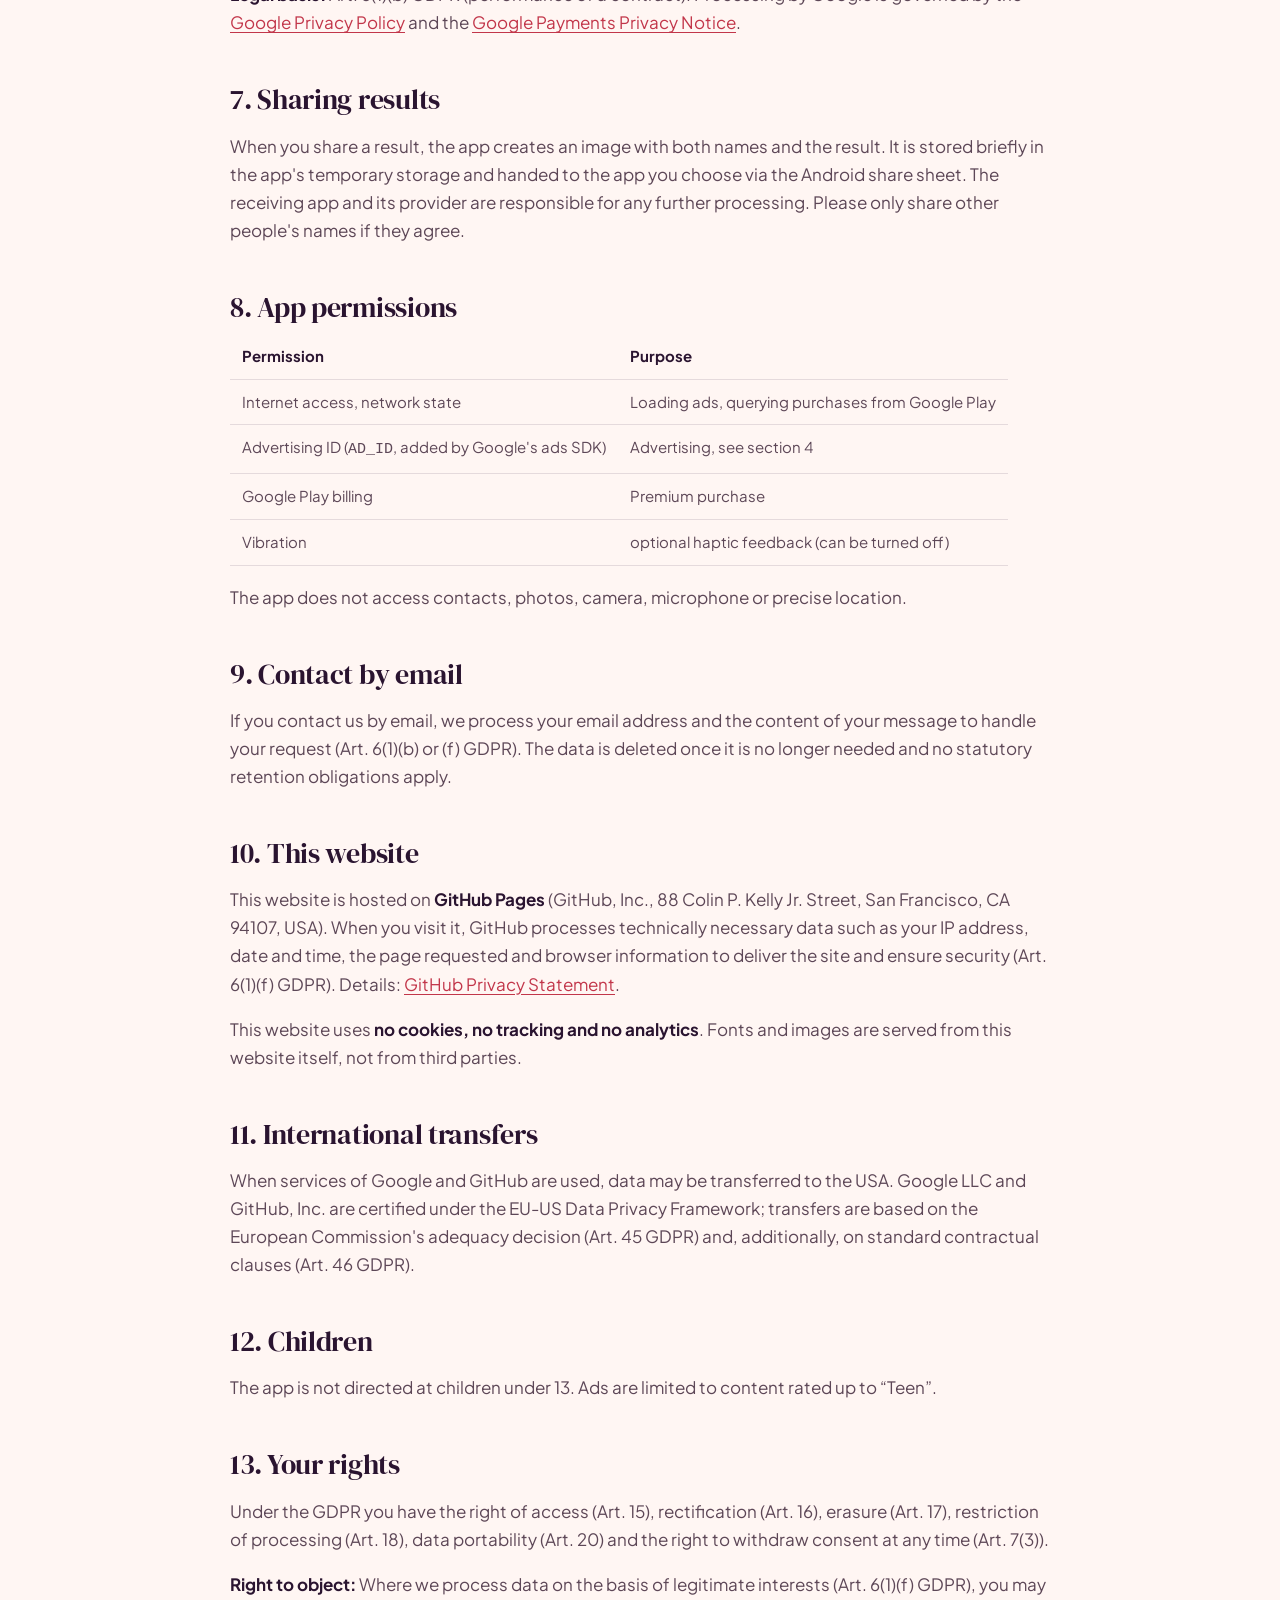
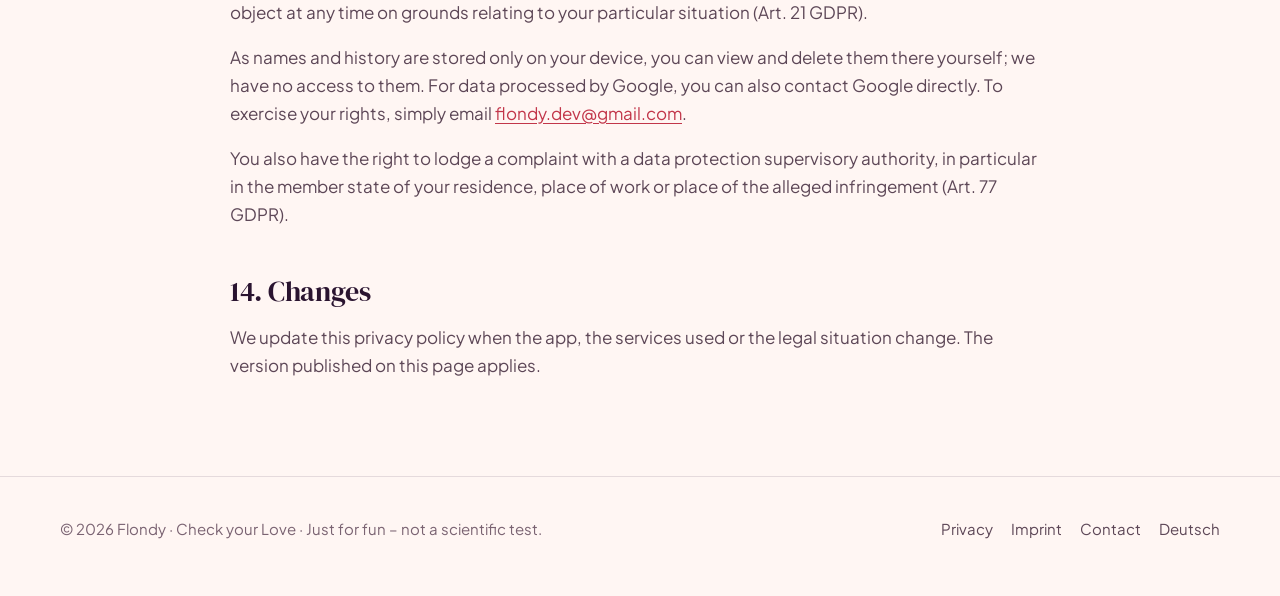
<file: docs/en/privacy.html>
<!doctype html>
<html lang="en">
<head>
<meta charset="utf-8">
<meta name="viewport" content="width=device-width, initial-scale=1">
<title>Privacy Policy – Check your Love</title>
<meta name="description" content="Privacy Policy">
<meta name="theme-color" content="#170b1c">
<meta property="og:type" content="website">
<meta property="og:title" content="Privacy Policy – Check your Love">
<meta property="og:description" content="Privacy Policy">
<meta property="og:image" content="https://marcel-2025.github.io/Check-your-Love/assets/img/og-image.png">
<meta name="twitter:card" content="summary_large_image">
<link rel="alternate" hreflang="de" href="../datenschutz.html">
<link rel="icon" type="image/png" href="../assets/img/favicon-64.png">
<link rel="apple-touch-icon" href="../assets/img/apple-touch-icon.png">
<link rel="preload" href="../assets/fonts/DMSerifDisplay-Regular.woff2" as="font" type="font/woff2" crossorigin>
<link rel="stylesheet" href="../assets/style.css">
</head>
<body class="no-js legal">
<script>document.body.classList.remove('no-js')</script>
<a class="skip" href="#main">Skip to content</a>
<header class="nav"><div class="wrap">
  <a class="brand" href="../en/"><img src="../assets/img/icon-192.png" alt="" width="34" height="34">Check your Love</a>
  <nav class="nav-links" aria-label="Main navigation"><a class="" href="../">Home</a>
    <a class="lang" href="../datenschutz.html" hreflang="de" title="Deutsche Version">DE</a>
  </nav>
</div></header>
<main id="main">
<h1>Privacy Policy</h1>
<p class="meta">for the app “Check your Love” (Android, package dev.flondy.checkyourlove) and this website · Last updated: 5 October 2026</p>
<p class="box">This is a translation for convenience. In case of doubt, the <a href="../datenschutz.html" hreflang="de">German version</a> prevails.</p>

<nav class="toc" aria-label="Contents"><strong>Contents</strong><ol>
<li><a href="#controller">Controller</a></li>
<li><a href="#overview">Overview</a></li>
<li><a href="#local">Data on your device</a></li>
<li><a href="#ads">Advertising (Google AdMob)</a></li>
<li><a href="#consent">Consent &amp; withdrawal</a></li>
<li><a href="#purchases">Purchases (Google Play)</a></li>
<li><a href="#sharing">Sharing results</a></li>
<li><a href="#permissions">Permissions</a></li>
<li><a href="#contact">Contact by email</a></li>
<li><a href="#website">This website</a></li>
<li><a href="#transfers">International transfers</a></li>
<li><a href="#children">Children</a></li>
<li><a href="#rights">Your rights</a></li>
<li><a href="#changes">Changes</a></li>
</ol></nav>

<h2 id="controller">1. Controller</h2>
<p>The controller within the meaning of the General Data Protection Regulation (GDPR) is:</p>
<div class="box"><p style="margin:0">Marcel S. / Flondy<br>88605 Meßkirch<br>Germany<br>Email: <a href="mailto:flondy.dev@gmail.com">flondy.dev@gmail.com</a></p></div>

<h2 id="overview">2. Overview</h2>
<ul>
<li><strong>No account, no own servers:</strong> The app works without registration. We do not operate any servers that store data from the app.</li>
<li><strong>Names stay local:</strong> The names you enter, results, favourites and settings are stored only on your device. We do not receive them, and they are never sent to advertising or analytics services.</li>
<li><strong>No analytics or tracking tools:</strong> The app contains no analytics, crash reporting or marketing tracking services.</li>
<li><strong>Advertising:</strong> The free version is funded by Google AdMob. Google processes personal data for this (section 4) – according to your choice in the consent dialog.</li>
<li><strong>Purchases:</strong> The optional Premium purchase is handled entirely by Google Play (section 6).</li>
</ul>

<h2 id="local">3. Data on your device</h2>
<p>To work, the app stores the following data only locally in its private storage on your device:</p>
<table>
<tr><th>Data</th><th>Purpose</th></tr>
<tr><td>Names entered, calculated result, time, favourite flag</td><td>History and favourites</td></tr>
<tr><td>Settings (mode, design, animation, share card, haptics, motion)</td><td>Personalised appearance</td></tr>
<tr><td>Time of the last full-screen ad and number of tests since</td><td>Limiting ad frequency</td></tr>
<tr><td>Expiry time of 24-hour unlocks</td><td>Voluntary rewards for watching video ads</td></tr>
<tr><td>Your consent choice (stored by Google's SDK)</td><td>Recording and respecting your choice</td></tr>
</table>
<p>Any data left from an earlier version of the app is kept locally and unchanged when you update.</p>
<p><strong>Legal basis:</strong> Art. 6(1)(b) GDPR (providing the features you use) or Art. 6(1)(f) GDPR; access to device storage is strictly necessary for the feature you request (Section 25(2) no. 2 German TDDDG).</p>
<p><strong>Retention &amp; deletion:</strong> The data remains until you delete it – single entries or the entire history in the app, all data via “Clear app data” in Android settings, or by uninstalling.</p>
<p><strong>Backups:</strong> Names, history and settings are excluded from automatic Android cloud backup. They may be included when you transfer data directly from an old to a new device.</p>

<h2 id="ads">4. Advertising (Google AdMob)</h2>
<p>In the free version we show ads from <strong>Google AdMob</strong>: a banner on the test and history screens, occasionally a full-screen ad at a natural break (only after several tests and several minutes apart) and – only if you explicitly choose it – a rewarded video. With Premium, no ads are loaded.</p>
<p><strong>Provider:</strong> Google Ireland Limited, Gordon House, Barrow Street, Dublin 4, Ireland (for users in the EEA and Switzerland).</p>
<p><strong>Data processed (by Google):</strong> in particular your device's advertising ID, IP address and approximate location derived from it, device and system information (e.g. model, Android version, language), information about the app, interactions with ads (e.g. impressions, clicks) and diagnostic data.</p>
<p><strong>Purposes:</strong> serving and displaying ads, frequency capping, measurement and billing, fraud and abuse prevention and – only with your consent – personalised advertising.</p>
<p><strong>What is not shared:</strong> Names and results entered in the app are never passed to Google AdMob. The app only requests ads rated up to “Teen”.</p>
<p><strong>Legal basis:</strong> your consent (Art. 6(1)(a) GDPR, Section 25(1) TDDDG) where information is stored on or read from your device or ads are personalised. Which ads are loaded depends on your choice in the consent dialog.</p>
<p>More information: <a href="https://policies.google.com/privacy" rel="noopener">Google Privacy Policy</a> · <a href="https://policies.google.com/technologies/partner-sites" rel="noopener">How Google uses information from partner apps</a> · <a href="https://adssettings.google.com" rel="noopener">Google ad settings</a>. You can reset or delete your advertising ID in Android settings under “Privacy → Ads”.</p>

<h2 id="consent">5. Consent &amp; withdrawal</h2>
<p>Before ads are loaded, the app uses Google's <strong>User Messaging Platform</strong> to ask for your consent where required for your location. Your choice is stored locally on the device.</p>
<p>You can change or withdraw your consent at any time with effect for the future: <strong>App → Settings → Privacy → “Ad privacy settings”</strong>. Withdrawal does not affect the lawfulness of processing before the withdrawal. You can use the core features regardless of your choice.</p>

<h2 id="purchases">6. Purchases (Google Play)</h2>
<p>The optional Premium purchase is processed via <strong>Google Play</strong> billing. You provide payment details only to Google; we never receive them.</p>
<p>The app only receives purchase information from Google Play (e.g. product ID, purchase state, purchase token, order number and time) in order to unlock Premium, verify the purchase on the device, acknowledge it and restore it after reinstalling. This information is not stored on our own servers. Refunded or revoked purchases are taken into account at the next sync with Google Play.</p>
<p><strong>Legal basis:</strong> Art. 6(1)(b) GDPR (performance of a contract). Processing by Google is governed by the <a href="https://policies.google.com/privacy" rel="noopener">Google Privacy Policy</a> and the <a href="https://payments.google.com/payments/apis-secure/u/0/get_legal_document?ldo=0&amp;ldt=privacynotice" rel="noopener">Google Payments Privacy Notice</a>.</p>

<h2 id="sharing">7. Sharing results</h2>
<p>When you share a result, the app creates an image with both names and the result. It is stored briefly in the app's temporary storage and handed to the app you choose via the Android share sheet. The receiving app and its provider are responsible for any further processing. Please only share other people's names if they agree.</p>

<h2 id="permissions">8. App permissions</h2>
<table>
<tr><th>Permission</th><th>Purpose</th></tr>
<tr><td>Internet access, network state</td><td>Loading ads, querying purchases from Google Play</td></tr>
<tr><td>Advertising ID (<code>AD_ID</code>, added by Google's ads SDK)</td><td>Advertising, see section 4</td></tr>
<tr><td>Google Play billing</td><td>Premium purchase</td></tr>
<tr><td>Vibration</td><td>optional haptic feedback (can be turned off)</td></tr>
</table>
<p>The app does not access contacts, photos, camera, microphone or precise location.</p>

<h2 id="contact">9. Contact by email</h2>
<p>If you contact us by email, we process your email address and the content of your message to handle your request (Art. 6(1)(b) or (f) GDPR). The data is deleted once it is no longer needed and no statutory retention obligations apply.</p>

<h2 id="website">10. This website</h2>
<p>This website is hosted on <strong>GitHub Pages</strong> (GitHub, Inc., 88 Colin P. Kelly Jr. Street, San Francisco, CA 94107, USA). When you visit it, GitHub processes technically necessary data such as your IP address, date and time, the page requested and browser information to deliver the site and ensure security (Art. 6(1)(f) GDPR). Details: <a href="https://docs.github.com/site-policy/privacy-policies/github-general-privacy-statement" rel="noopener">GitHub Privacy Statement</a>.</p>
<p>This website uses <strong>no cookies, no tracking and no analytics</strong>. Fonts and images are served from this website itself, not from third parties.</p>

<h2 id="transfers">11. International transfers</h2>
<p>When services of Google and GitHub are used, data may be transferred to the USA. Google LLC and GitHub, Inc. are certified under the EU-US Data Privacy Framework; transfers are based on the European Commission's adequacy decision (Art. 45 GDPR) and, additionally, on standard contractual clauses (Art. 46 GDPR).</p>

<h2 id="children">12. Children</h2>
<p>The app is not directed at children under 13. Ads are limited to content rated up to “Teen”.</p>

<h2 id="rights">13. Your rights</h2>
<p>Under the GDPR you have the right of access (Art. 15), rectification (Art. 16), erasure (Art. 17), restriction of processing (Art. 18), data portability (Art. 20) and the right to withdraw consent at any time (Art. 7(3)).</p>
<p><strong>Right to object:</strong> Where we process data on the basis of legitimate interests (Art. 6(1)(f) GDPR), you may object at any time on grounds relating to your particular situation (Art. 21 GDPR).</p>
<p>As names and history are stored only on your device, you can view and delete them there yourself; we have no access to them. For data processed by Google, you can also contact Google directly. To exercise your rights, simply email <a href="mailto:flondy.dev@gmail.com">flondy.dev@gmail.com</a>.</p>
<p>You also have the right to lodge a complaint with a data protection supervisory authority, in particular in the member state of your residence, place of work or place of the alleged infringement (Art. 77 GDPR).</p>

<h2 id="changes">14. Changes</h2>
<p>We update this privacy policy when the app, the services used or the legal situation change. The version published on this page applies.</p>
</main>
<footer><div class="wrap">
  <span>© 2026 Flondy · Check your Love · Just for fun – not a scientific test.</span>
  <nav aria-label="Footer"><a href="../en/privacy.html">Privacy</a><a href="../en/imprint.html">Imprint</a><a href="mailto:flondy.dev@gmail.com">Contact</a><a href="../">Deutsch</a></nav>
</div></footer>
<script>
(function () {
  var els = document.querySelectorAll('.reveal');
  if (!('IntersectionObserver' in window)) { els.forEach(function (e) { e.classList.add('in'); }); return; }
  var io = new IntersectionObserver(function (entries) {
    entries.forEach(function (en) { if (en.isIntersecting) { en.target.classList.add('in'); io.unobserve(en.target); } });
  }, { rootMargin: '0px 0px -8% 0px' });
  els.forEach(function (e) { io.observe(e); });
})();
</script>
</body>
</html>
</file>
<file: docs/assets/style.css>
/* Check your Love – Website. Schriften lokal eingebunden (keine Drittanbieter-Anfragen). */
@font-face { font-family: "DM Serif Display"; src: url("fonts/DMSerifDisplay-Regular.woff2") format("woff2"); font-weight: 400; font-style: normal; font-display: swap; }
@font-face { font-family: "DM Serif Display"; src: url("fonts/DMSerifDisplay-Italic.woff2") format("woff2"); font-weight: 400; font-style: italic; font-display: swap; }
@font-face { font-family: "Plus Jakarta Sans"; src: url("fonts/PlusJakartaSans-Variable.woff2") format("woff2"); font-weight: 200 800; font-style: normal; font-display: swap; }

:root {
  --bg: #170b1c;
  --bg-2: #2a1430;
  --surface: #231329;
  --surface-2: #301b37;
  --line: rgba(212, 188, 203, 0.16);
  --text: #f8eaf0;
  --muted: #d4bccb;
  --faint: #a88f9f;
  --coral: #ff8a7a;
  --rose: #ff5c8a;
  --violet: #a77bff;
  --accent: #ff8a7a;
  --heart: linear-gradient(135deg, #ff8a6b 0%, #ff5c8a 55%, #a77bff 100%);
  --radius: 26px;
  --shadow: 0 30px 80px -30px rgba(255, 92, 138, 0.35);
  --serif: "DM Serif Display", Georgia, "Times New Roman", serif;
  --sans: "Plus Jakarta Sans", system-ui, -apple-system, "Segoe UI", Roboto, sans-serif;
  color-scheme: dark;
}

@media (prefers-color-scheme: light) {
  :root:not([data-theme="dark"]) .legal {
    --bg: #fff6f3; --bg-2: #f7e6f0; --surface: #ffffff; --surface-2: #fbeff3;
    --line: rgba(42, 20, 48, 0.12); --text: #2a1430; --muted: #5d4757; --faint: #7a6372;
    --accent: #c2364a; color-scheme: light;
  }
}

*, *::before, *::after { box-sizing: border-box; }
html { scroll-behavior: smooth; -webkit-text-size-adjust: 100%; overflow-x: clip; }
body {
  margin: 0; background: var(--bg); color: var(--text);
  font-family: var(--sans); font-size: 17px; line-height: 1.65;
  -webkit-font-smoothing: antialiased; overflow-x: clip;
}
img { max-width: 100%; height: auto; display: block; }
a { color: var(--accent); text-underline-offset: 3px; }
a:hover { color: var(--text); }
:focus-visible { outline: 3px solid var(--coral); outline-offset: 3px; border-radius: 8px; }
.skip { position: absolute; left: -999px; top: 8px; background: var(--surface); padding: 8px 14px; border-radius: 10px; z-index: 50; }
.skip:focus { left: 12px; }

.wrap { width: min(1160px, 100% - 32px); margin-inline: auto; }

/* ------------------------------------------------------------ Kopfzeile */
.nav {
  position: sticky; top: 0; z-index: 20;
  backdrop-filter: saturate(140%) blur(14px); -webkit-backdrop-filter: saturate(140%) blur(14px);
  background: color-mix(in srgb, var(--bg) 72%, transparent);
  border-bottom: 1px solid var(--line);
}
.nav .wrap { display: flex; align-items: center; gap: 16px; height: 64px; }
.brand { display: flex; align-items: center; gap: 10px; color: var(--text); text-decoration: none; font-family: var(--serif); font-size: 22px; }
.brand img { width: 34px; height: 34px; border-radius: 9px; }
.nav-links { margin-left: auto; display: flex; gap: 22px; align-items: center; font-size: 15px; }
.nav-links a { color: var(--muted); text-decoration: none; }
.nav-links a:hover { color: var(--text); }
.lang { border: 1px solid var(--line); border-radius: 999px; padding: 4px 12px; font-weight: 600; }
@media (max-width: 720px) { .nav-links .hide-sm { display: none; } }

/* ------------------------------------------------------------ Hero */
.hero { position: relative; padding: 72px 0 40px; isolation: isolate; overflow: clip; }
.hero::before {
  content: ""; position: absolute; inset: -20% -10% auto; height: 900px; z-index: -1;
  background:
    radial-gradient(600px 420px at 75% 30%, rgba(255, 92, 138, 0.28), transparent 70%),
    radial-gradient(520px 380px at 15% 10%, rgba(167, 123, 255, 0.22), transparent 70%),
    linear-gradient(180deg, var(--bg-2), var(--bg));
}
.hero .wrap { display: grid; grid-template-columns: 1.05fr 0.95fr; gap: 48px; align-items: center; }
@media (max-width: 900px) { .hero .wrap { grid-template-columns: 1fr; text-align: center; } }
.eyebrow {
  display: inline-flex; align-items: center; gap: 8px; padding: 6px 14px; border-radius: 999px;
  border: 1px solid var(--line); background: rgba(255, 255, 255, 0.04);
  font-size: 13px; font-weight: 600; letter-spacing: 0.08em; text-transform: uppercase; color: var(--muted);
}
.eyebrow .dot { width: 8px; height: 8px; border-radius: 50%; background: var(--heart); }
h1, h2, h3 { font-family: var(--serif); font-weight: 400; line-height: 1.08; margin: 0; letter-spacing: -0.01em; }
h1 { font-size: clamp(42px, 5.6vw, 74px); margin: 20px 0 18px; text-wrap: balance; }
h1 em, h2 em { font-style: italic; background: var(--heart); -webkit-background-clip: text; background-clip: text; color: transparent; padding-right: 0.06em; }
h2 { font-size: clamp(32px, 4.4vw, 54px); margin-bottom: 14px; text-wrap: balance; }
h3 { font-size: 24px; margin-bottom: 6px; }
.lead { font-size: clamp(18px, 2vw, 21px); color: var(--muted); max-width: 34em; }
@media (max-width: 900px) { .lead { margin-inline: auto; } }

.cta { display: flex; flex-wrap: wrap; gap: 14px; margin-top: 30px; }
@media (max-width: 900px) { .cta { justify-content: center; } }
.btn {
  display: inline-flex; align-items: center; gap: 10px; min-height: 54px; padding: 0 26px;
  border-radius: 999px; font-weight: 700; font-size: 16px; text-decoration: none; border: 0; cursor: pointer;
  transition: transform .2s ease, box-shadow .2s ease, background .2s ease;
}
.btn-primary { background: var(--heart); color: #fff; box-shadow: var(--shadow); }
.btn-primary:hover { transform: translateY(-2px); color: #fff; }
.btn-ghost { color: var(--text); border: 1px solid var(--line); background: rgba(255, 255, 255, 0.04); }
.btn-ghost:hover { background: rgba(255, 255, 255, 0.08); color: var(--text); }
.btn[aria-disabled="true"] { cursor: default; }
.btn small { display: block; font-weight: 500; font-size: 12px; opacity: .85; line-height: 1.1; }
.btn .stack { display: flex; flex-direction: column; align-items: flex-start; line-height: 1.15; }
.note { margin-top: 16px; font-size: 14px; color: var(--faint); }

/* ------------------------------------------------------------ Telefone */
.phones { position: relative; height: 640px; }
@media (max-width: 900px) { .phones { height: 560px; width: 100%; max-width: 420px; margin: 20px auto 0; } }
.phone {
  position: absolute; width: 290px; aspect-ratio: 1233 / 2673; border-radius: 44px; padding: 10px;
  background: linear-gradient(160deg, #3a2240, #120814); box-shadow: 0 40px 90px -30px rgba(0,0,0,.8), 0 0 0 1px rgba(255,255,255,.08) inset;
}
.phone img { width: 100%; height: 100%; object-fit: cover; border-radius: 35px; }
.phone.front { right: 8%; top: 0; z-index: 2; animation: float 7s ease-in-out infinite; }
.phone.back { left: 4%; top: 70px; transform: rotate(-7deg) scale(.9); opacity: .9; animation: float2 8s ease-in-out infinite; }
@media (max-width: 900px) { .phone { width: 230px; } .phone.front { right: 4%; } .phone.back { left: 0; } }
@keyframes float { 0%, 100% { transform: translateY(0); } 50% { transform: translateY(-12px); } }
@keyframes float2 { 0%, 100% { transform: rotate(-7deg) scale(.9) translateY(0); } 50% { transform: rotate(-7deg) scale(.9) translateY(10px); } }
.glow-heart { position: absolute; width: 260px; right: 22%; top: 34%; z-index: 0; opacity: .5; filter: blur(30px); }

/* ------------------------------------------------------------ Abschnitte */
section { padding: 96px 0; }
.section-head { max-width: 720px; margin-bottom: 48px; }
.section-head.center { text-align: center; margin-inline: auto; }
.section-head p { color: var(--muted); font-size: 19px; margin: 0; }
.kicker { color: var(--coral); font-weight: 700; font-size: 13px; letter-spacing: .14em; text-transform: uppercase; margin-bottom: 12px; display: block; }

.steps { display: grid; grid-template-columns: repeat(3, 1fr); gap: 20px; counter-reset: step; }
@media (max-width: 820px) { .steps { grid-template-columns: 1fr; } }
.card {
  background: linear-gradient(180deg, rgba(255,255,255,.035), rgba(255,255,255,.01)), var(--surface);
  border: 1px solid var(--line); border-radius: var(--radius); padding: 28px;
}
.step::before {
  counter-increment: step; content: counter(step);
  display: grid; place-items: center; width: 44px; height: 44px; border-radius: 50%;
  background: var(--heart); color: #fff; font-weight: 800; margin-bottom: 18px;
}
.card p { color: var(--muted); margin: 0; }

.features { display: grid; grid-template-columns: repeat(3, 1fr); gap: 20px; }
@media (max-width: 960px) { .features { grid-template-columns: repeat(2, 1fr); } }
@media (max-width: 620px) { .features { grid-template-columns: 1fr; } }
.icon {
  width: 48px; height: 48px; border-radius: 14px; display: grid; place-items: center; margin-bottom: 18px;
  background: rgba(255, 138, 122, .12); color: var(--coral);
}
.icon svg { width: 24px; height: 24px; }

/* Bildergalerie */
.gallery { display: flex; gap: 22px; overflow-x: auto; padding: 8px 4px 24px; scroll-snap-type: x mandatory; }
.gallery figure { flex: 0 0 240px; margin: 0; scroll-snap-align: center; }
.gallery .shot { border-radius: 30px; overflow: hidden; border: 1px solid var(--line); box-shadow: 0 30px 60px -30px rgba(0,0,0,.7); }
.gallery figcaption { text-align: center; color: var(--muted); font-size: 14px; margin-top: 12px; }

/* Designs */
.palettes { display: grid; grid-template-columns: repeat(6, 1fr); gap: 16px; }
@media (max-width: 900px) { .palettes { grid-template-columns: repeat(3, 1fr); } }
.palette { border-radius: 22px; padding: 22px 12px 16px; text-align: center; border: 1px solid var(--line); position: relative; }
.palette svg { width: 64px; height: 61px; margin: 0 auto 12px; display: block; }
.palette span { font-weight: 600; font-size: 15px; }
.badge {
  position: absolute; top: 10px; right: 10px; font-size: 11px; font-weight: 700; letter-spacing: .04em;
  padding: 3px 9px; border-radius: 999px; background: var(--heart); color: #fff;
}
.cards { display: grid; grid-template-columns: repeat(4, 1fr); gap: 18px; margin-top: 40px; }
@media (max-width: 820px) { .cards { grid-template-columns: repeat(2, 1fr); } }
.cards figure { margin: 0; }
.cards img { border-radius: 18px; border: 1px solid var(--line); }
.cards figcaption { text-align: center; color: var(--muted); font-size: 14px; margin-top: 10px; }

/* Premium */
.premium {
  position: relative; overflow: hidden; border-radius: 36px; padding: clamp(32px, 6vw, 72px);
  background: radial-gradient(500px 300px at 85% 0%, rgba(255, 92, 138, .35), transparent 70%),
              radial-gradient(500px 340px at 0% 100%, rgba(167, 123, 255, .3), transparent 70%), var(--surface);
  border: 1px solid var(--line);
  display: grid; grid-template-columns: 1.1fr .9fr; gap: 40px; align-items: center;
}
@media (max-width: 900px) { .premium { grid-template-columns: 1fr; } }
.checklist { list-style: none; padding: 0; margin: 24px 0 0; display: grid; gap: 14px; }
.checklist li { display: flex; gap: 12px; align-items: flex-start; }
.checklist li::before {
  content: ""; flex: 0 0 24px; height: 24px; border-radius: 50%; margin-top: 3px;
  background: var(--heart) center / 14px no-repeat;
  background-image: url("data:image/svg+xml,%3Csvg xmlns='http://www.w3.org/2000/svg' viewBox='0 0 24 24' fill='none' stroke='white' stroke-width='3' stroke-linecap='round' stroke-linejoin='round'%3E%3Cpath d='M5 12l5 5L20 7'/%3E%3C/svg%3E"), var(--heart);
}
.fair { margin-top: 24px; padding: 16px 18px; border-radius: 16px; background: rgba(255,255,255,.05); color: var(--muted); font-size: 15px; }

/* Datenschutz-Teaser */
.privacy-band { display: grid; grid-template-columns: auto 1fr auto; gap: 28px; align-items: center; }
@media (max-width: 760px) { .privacy-band { grid-template-columns: 1fr; text-align: center; } .privacy-band .icon { margin-inline: auto; } }

/* FAQ */
.faq { max-width: 820px; margin-inline: auto; display: grid; gap: 12px; }
details { border: 1px solid var(--line); border-radius: 18px; background: var(--surface); padding: 0 22px; }
summary { cursor: pointer; list-style: none; padding: 20px 0; font-weight: 700; display: flex; justify-content: space-between; gap: 16px; }
summary::-webkit-details-marker { display: none; }
summary::after { content: "+"; font-size: 24px; line-height: 1; color: var(--coral); transition: transform .2s; }
details[open] summary::after { transform: rotate(45deg); }
details p { margin: 0 0 20px; color: var(--muted); }

/* Fußzeile */
footer { border-top: 1px solid var(--line); padding: 40px 0 56px; color: var(--faint); font-size: 15px; }
footer .wrap { display: flex; flex-wrap: wrap; gap: 18px 28px; align-items: center; }
footer nav { display: flex; flex-wrap: wrap; gap: 18px; margin-left: auto; }
footer a { color: var(--muted); text-decoration: none; }
footer a:hover { color: var(--text); }

/* Einblenden beim Scrollen */
.reveal { opacity: 0; transform: translateY(24px); transition: opacity .7s ease, transform .7s ease; }
.reveal.in { opacity: 1; transform: none; }
.no-js .reveal { opacity: 1; transform: none; }

@media (prefers-reduced-motion: reduce) {
  html { scroll-behavior: auto; }
  *, *::before, *::after { animation: none !important; transition: none !important; }
  .reveal { opacity: 1; transform: none; }
}

/* ------------------------------------------------------------ Rechtstexte */
.legal { background: var(--bg); color: var(--text); }
.legal main { width: min(820px, 100% - 32px); margin: 0 auto; padding: 56px 0 80px; }
.legal h1 { font-size: clamp(32px, 8.5vw, 56px); margin: 0 0 8px; hyphens: auto; overflow-wrap: break-word; }
.legal h2 { font-size: 28px; margin: 48px 0 12px; }
.legal h3 { font-family: var(--sans); font-weight: 700; font-size: 18px; margin: 26px 0 6px; }
.legal p, .legal li { color: var(--muted); }
.legal strong { color: var(--text); }
.legal ul { padding-left: 1.2em; }
.legal .meta { color: var(--faint); margin-bottom: 32px; }
.legal .toc { background: var(--surface); border: 1px solid var(--line); border-radius: 20px; padding: 18px 24px; }
.legal .toc ol { margin: 8px 0 0; padding-left: 1.2em; columns: 2; column-gap: 32px; }
@media (max-width: 640px) { .legal .toc ol { columns: 1; } }
.legal .box { background: var(--surface); border: 1px solid var(--line); border-radius: 18px; padding: 18px 22px; margin: 16px 0; }
.legal table { width: 100%; border-collapse: collapse; font-size: 15px; margin: 12px 0; display: block; overflow-x: auto; }
.legal th, .legal td { text-align: left; vertical-align: top; padding: 10px 12px; border-bottom: 1px solid var(--line); color: var(--muted); }
.legal th { color: var(--text); font-weight: 700; }
.legal .nav { position: static; }

/* Platzhalter, die vor der Veröffentlichung ersetzt werden müssen */
.todo { background: #ffe066; color: #3a2a00; padding: 1px 6px; border-radius: 6px; font-weight: 700; }
</file>
